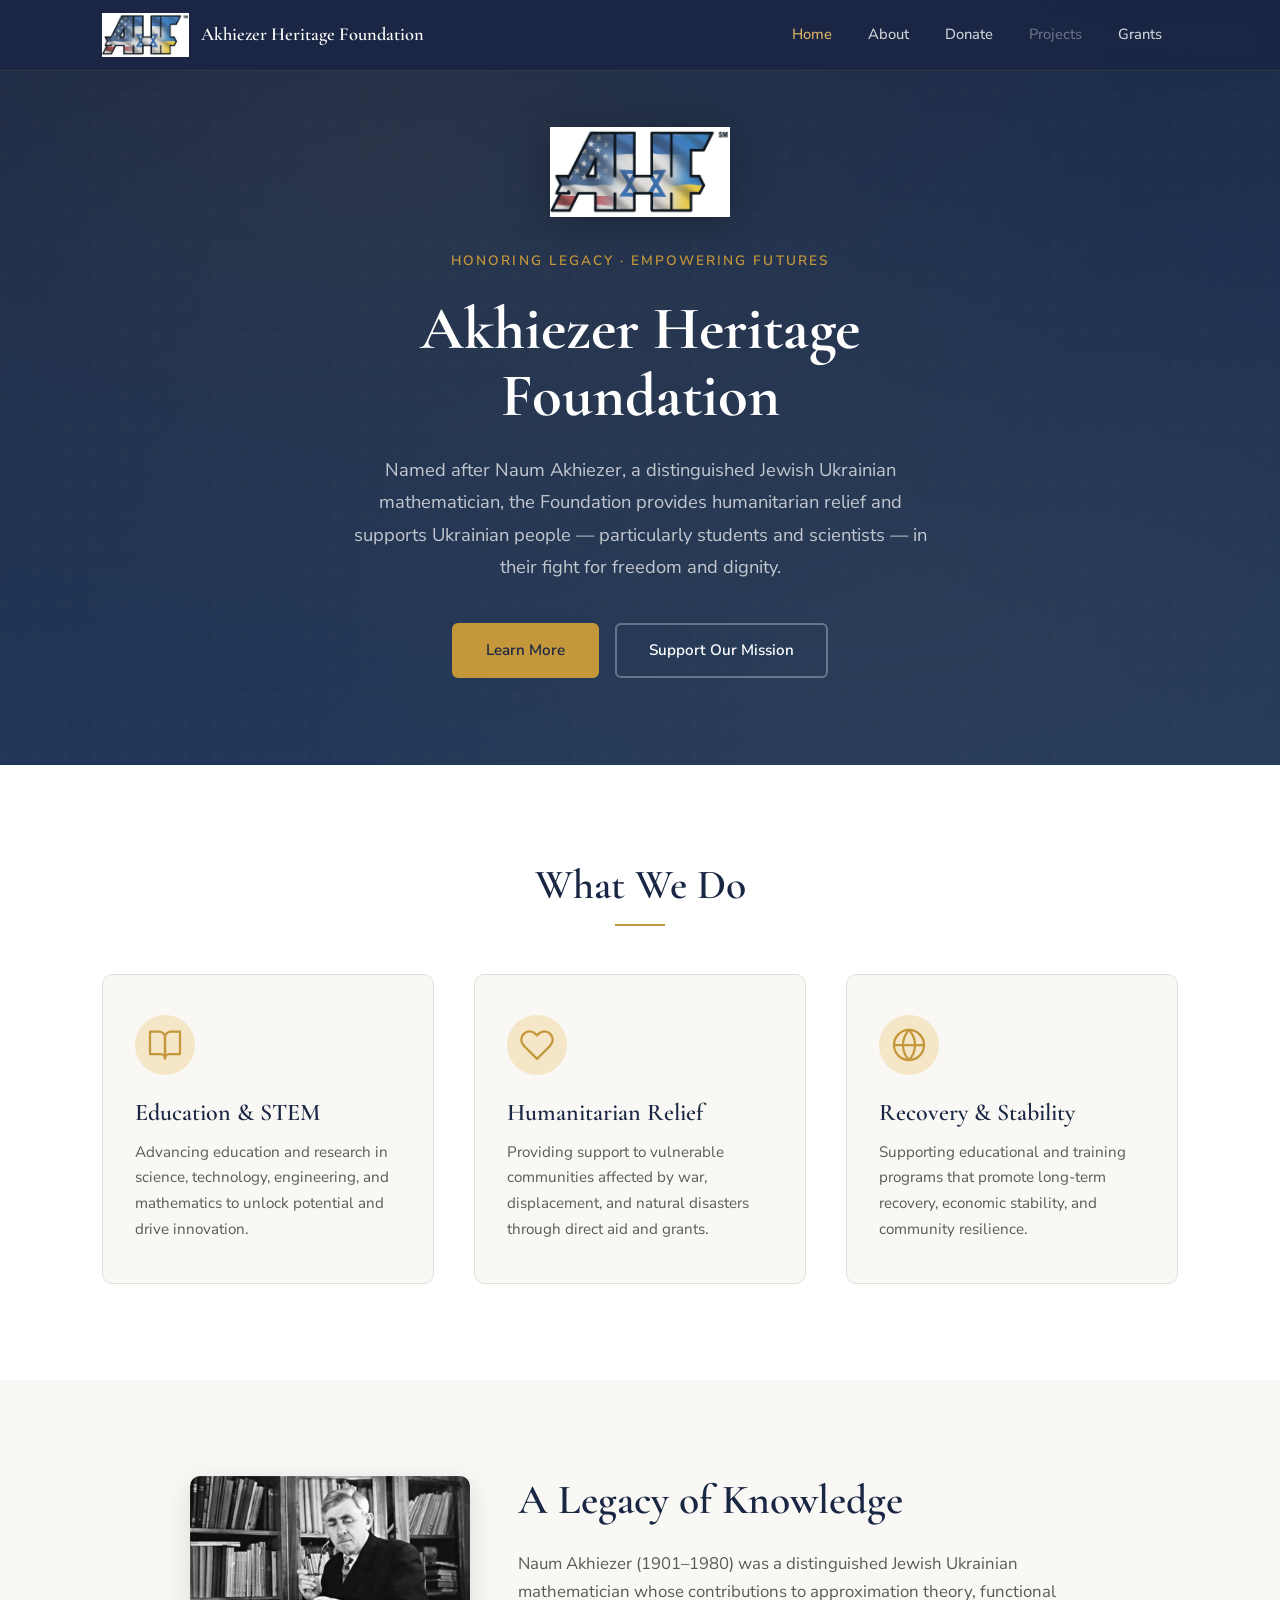
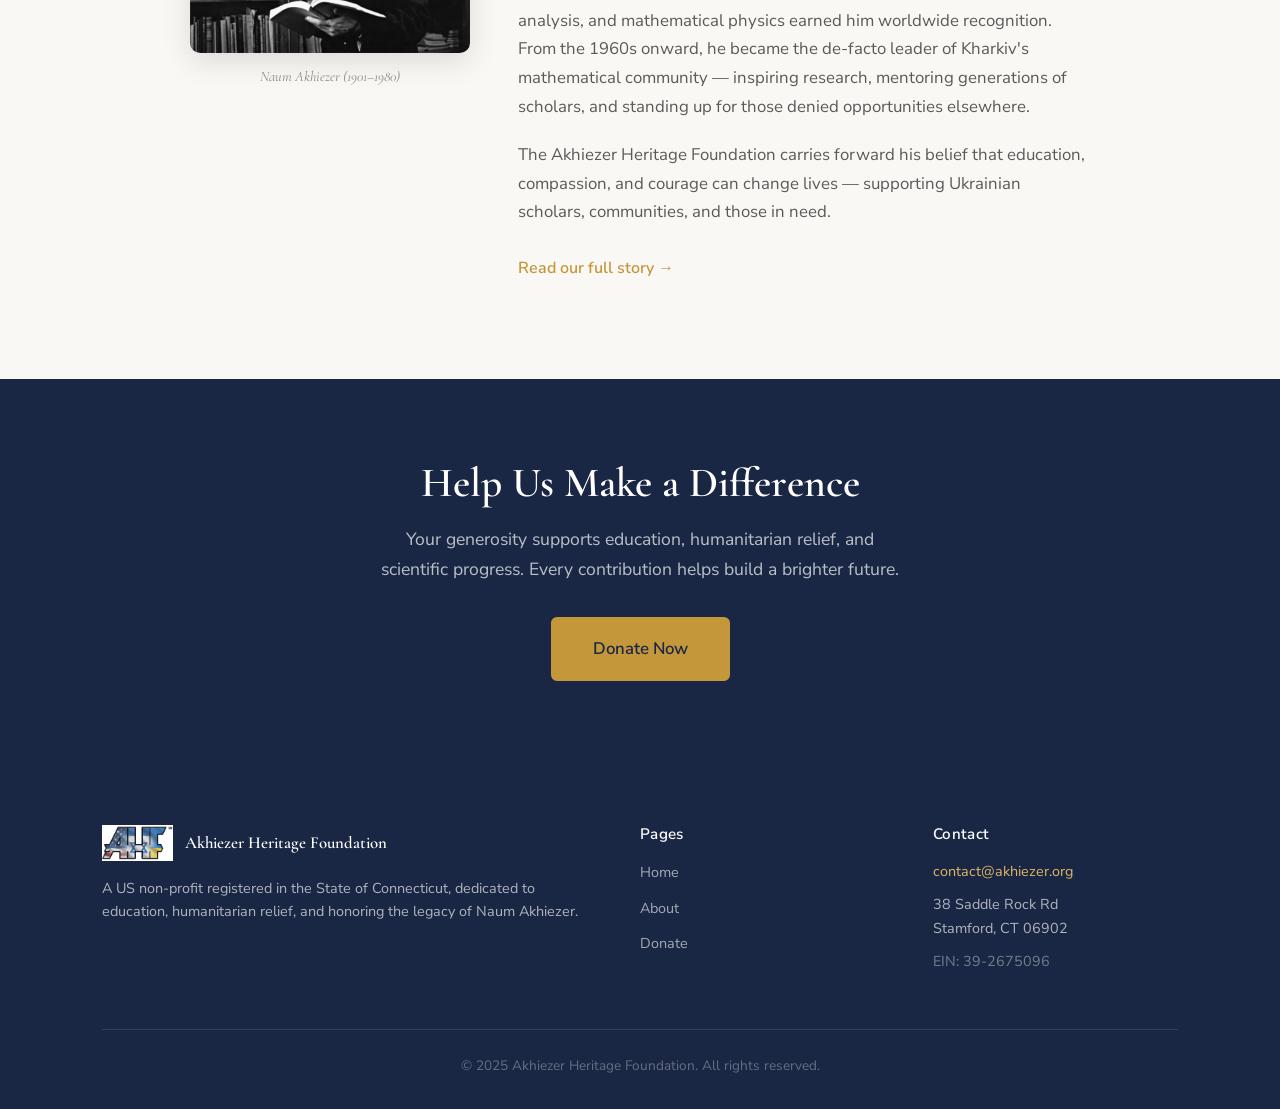
<file: index.html>
<!doctype html>
<html lang="en">
    <head>
        <meta charset="UTF-8" />
        <meta name="viewport" content="width=device-width, initial-scale=1.0" />
        <title>Akhiezer Heritage Foundation</title>
        <link rel="icon" href="favicon.ico" sizes="any" />
    <link rel="icon" type="image/png" sizes="32x32" href="favicon-32x32.png" />
    <link rel="icon" type="image/png" sizes="16x16" href="favicon-16x16.png" />
    <link rel="apple-touch-icon" href="apple-touch-icon.png" />
    <link rel="stylesheet" href="styles.css" />
        <link rel="preconnect" href="https://fonts.googleapis.com" />
        <link rel="preconnect" href="https://fonts.gstatic.com" crossorigin />
        <link
            href="https://fonts.googleapis.com/css2?family=Cormorant+Garamond:ital,wght@0,400;0,500;0,600;0,700;1,400;1,500&family=Nunito+Sans:ital,wght@0,300;0,400;0,500;0,600;0,700;1,400&display=swap"
            rel="stylesheet"
        />
    </head>
    <body>
        <nav class="navbar">
            <div class="nav-container">
                <a href="index.html" class="nav-logo">
                    <img src="images/AHF_logo.jpeg" alt="AHF Logo" class="logo-img" />
                    <span class="logo-text">Akhiezer Heritage Foundation</span>
                </a>
                <button class="nav-toggle" aria-label="Toggle navigation">
                    <span></span><span></span><span></span>
                </button>
                <ul class="nav-links">
                    <li><a href="index.html" class="active">Home</a></li>
                    <li><a href="about.html">About</a></li>
                    <li><a href="donate.html">Donate</a></li>
                    <li><a href="#" class="coming-soon">Projects</a></li>
                    <li><a href="grants.html">Grants</a></li>
                </ul>
            </div>
        </nav>

        <header class="hero">
            <div class="hero-bg"></div>
            <div class="hero-content">
                <img
                    src="images/AHF_logo.jpeg"
                    alt="Akhiezer Heritage Foundation"
                    class="hero-logo"
                />
                <p class="hero-tagline">Honoring Legacy · Empowering Futures</p>
                <h1>Akhiezer Heritage<br />Foundation</h1>
                <p class="hero-description">
                    Named after Naum Akhiezer, a distinguished Jewish Ukrainian
                    mathematician, the Foundation provides humanitarian relief and
                    supports Ukrainian people — particularly students and scientists — in
                    their fight for freedom and dignity.
                </p>
                <div class="hero-actions">
                    <a href="about.html" class="btn btn-primary">Learn More</a>
                    <a href="donate.html" class="btn btn-secondary"
                        >Support Our Mission</a
                    >
                </div>
            </div>
        </header>

        <section class="pillars">
            <div class="container">
                <h2 class="section-title">What We Do</h2>
                <div class="pillars-grid">
                    <div class="pillar-card">
                        <div class="pillar-icon">
                            <svg
                                width="36"
                                height="36"
                                viewBox="0 0 24 24"
                                fill="none"
                                stroke="currentColor"
                                stroke-width="1.5"
                                stroke-linecap="round"
                                stroke-linejoin="round"
                            >
                                <path d="M2 3h6a4 4 0 0 1 4 4v14a3 3 0 0 0-3-3H2z" />
                                <path d="M22 3h-6a4 4 0 0 0-4 4v14a3 3 0 0 1 3-3h7z" />
                            </svg>
                        </div>
                        <h3>Education & STEM</h3>
                        <p>
                            Advancing education and research in science, technology,
                            engineering, and mathematics to unlock potential and drive
                            innovation.
                        </p>
                    </div>
                    <div class="pillar-card">
                        <div class="pillar-icon">
                            <svg
                                width="36"
                                height="36"
                                viewBox="0 0 24 24"
                                fill="none"
                                stroke="currentColor"
                                stroke-width="1.5"
                                stroke-linecap="round"
                                stroke-linejoin="round"
                            >
                                <path
                                    d="M20.84 4.61a5.5 5.5 0 0 0-7.78 0L12 5.67l-1.06-1.06a5.5 5.5 0 0 0-7.78 7.78l1.06 1.06L12 21.23l7.78-7.78 1.06-1.06a5.5 5.5 0 0 0 0-7.78z"
                                />
                            </svg>
                        </div>
                        <h3>Humanitarian Relief</h3>
                        <p>
                            Providing support to vulnerable communities affected by war,
                            displacement, and natural disasters through direct aid and
                            grants.
                        </p>
                    </div>
                    <div class="pillar-card">
                        <div class="pillar-icon">
                            <svg
                                width="36"
                                height="36"
                                viewBox="0 0 24 24"
                                fill="none"
                                stroke="currentColor"
                                stroke-width="1.5"
                                stroke-linecap="round"
                                stroke-linejoin="round"
                            >
                                <circle cx="12" cy="12" r="10" />
                                <path
                                    d="M12 2a14.5 14.5 0 0 0 0 20 14.5 14.5 0 0 0 0-20"
                                />
                                <path d="M2 12h20" />
                            </svg>
                        </div>
                        <h3>Recovery & Stability</h3>
                        <p>
                            Supporting educational and training programs that promote
                            long-term recovery, economic stability, and community
                            resilience.
                        </p>
                    </div>
                </div>
            </div>
        </section>

        <section class="legacy">
            <div class="container">
                <div class="legacy-content">
                    <div class="legacy-photo">
                        <img
                            src="images/akhiezer.jpg"
                            alt="Naum Akhiezer reading a book in his study"
                        />
                        <p class="photo-caption">Naum Akhiezer (1901–1980)</p>
                    </div>
                    <div class="legacy-text">
                        <h2>A Legacy of Knowledge</h2>
                        <p>
                            Naum Akhiezer (1901–1980) was a distinguished Jewish Ukrainian
                            mathematician whose contributions to approximation theory,
                            functional analysis, and mathematical physics earned him
                            worldwide recognition. From the 1960s onward, he became the
                            de-facto leader of Kharkiv's mathematical community —
                            inspiring research, mentoring generations of scholars, and
                            standing up for those denied opportunities elsewhere.
                        </p>
                        <p>
                            The Akhiezer Heritage Foundation carries forward his belief
                            that education, compassion, and courage can change lives —
                            supporting Ukrainian scholars, communities, and those in need.
                        </p>
                        <a href="about.html" class="text-link"
                            >Read our full story &rarr;</a
                        >
                    </div>
                </div>
            </div>
        </section>

        <section class="cta">
            <div class="container">
                <div class="cta-content">
                    <h2>Help Us Make a Difference</h2>
                    <p>
                        Your generosity supports education, humanitarian relief, and
                        scientific progress. Every contribution helps build a brighter
                        future.
                    </p>
                    <a href="donate.html" class="btn btn-primary btn-large">Donate Now</a>
                </div>
            </div>
        </section>

        <footer class="footer">
            <div class="container">
                <div class="footer-grid">
                    <div class="footer-about">
                        <div class="footer-logo">
                            <img
                                src="images/AHF_logo.jpeg"
                                alt="AHF Logo"
                                class="footer-logo-img"
                            />
                            <span>Akhiezer Heritage Foundation</span>
                        </div>
                        <p>
                            A US non-profit registered in the State of Connecticut,
                            dedicated to education, humanitarian relief, and honoring the
                            legacy of Naum Akhiezer.
                        </p>
                    </div>
                    <div class="footer-links">
                        <h4>Pages</h4>
                        <ul>
                            <li><a href="index.html">Home</a></li>
                            <li><a href="about.html">About</a></li>
                            <li><a href="donate.html">Donate</a></li>
                        </ul>
                    </div>
                    <div class="footer-contact">
                        <h4>Contact</h4>
                        <p>
                            <a href="mailto:contact@akhiezer.org">contact@akhiezer.org</a>
                        </p>
                        <p>38 Saddle Rock Rd<br />Stamford, CT 06902</p>
                        <p class="ein">EIN: 39-2675096</p>
                    </div>
                </div>
                <div class="footer-bottom">
                    <p>&copy; 2025 Akhiezer Heritage Foundation. All rights reserved.</p>
                </div>
            </div>
        </footer>

        <script src="main.js"></script>
    </body>
</html>
</file>
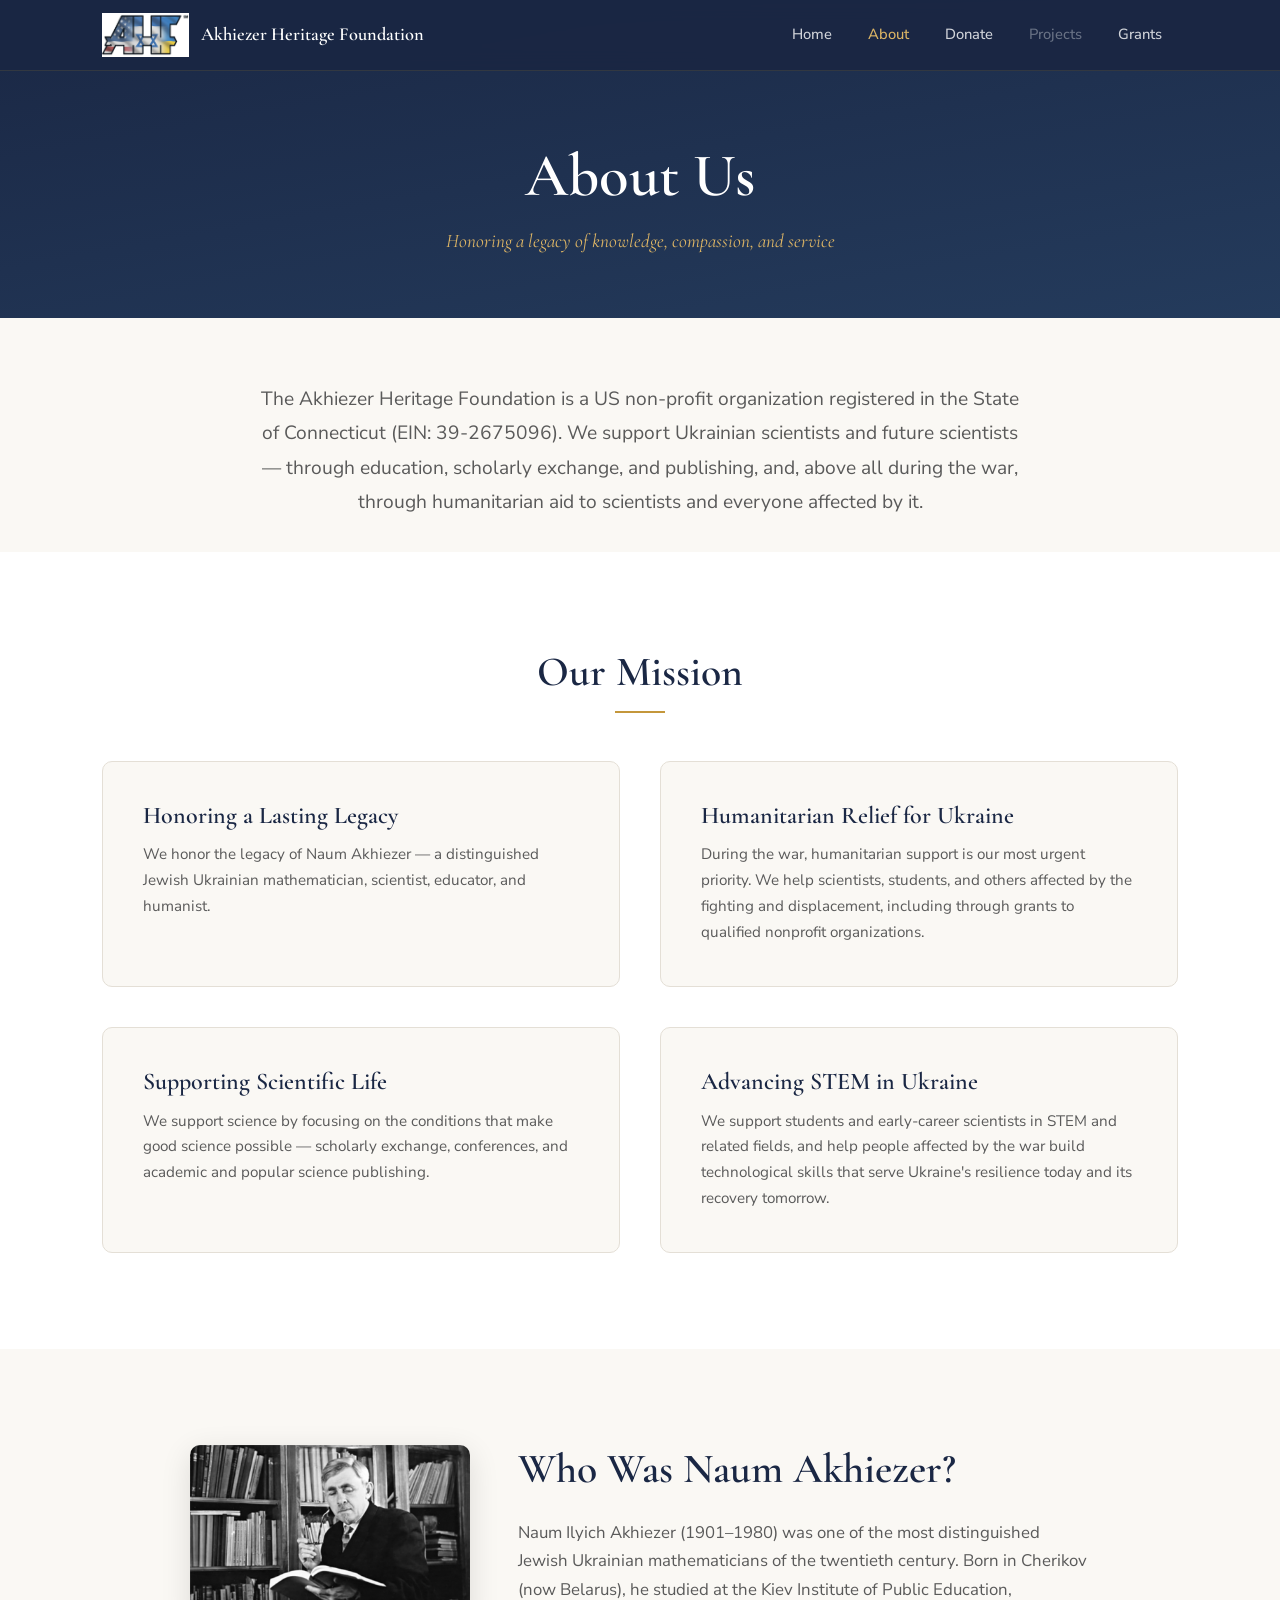
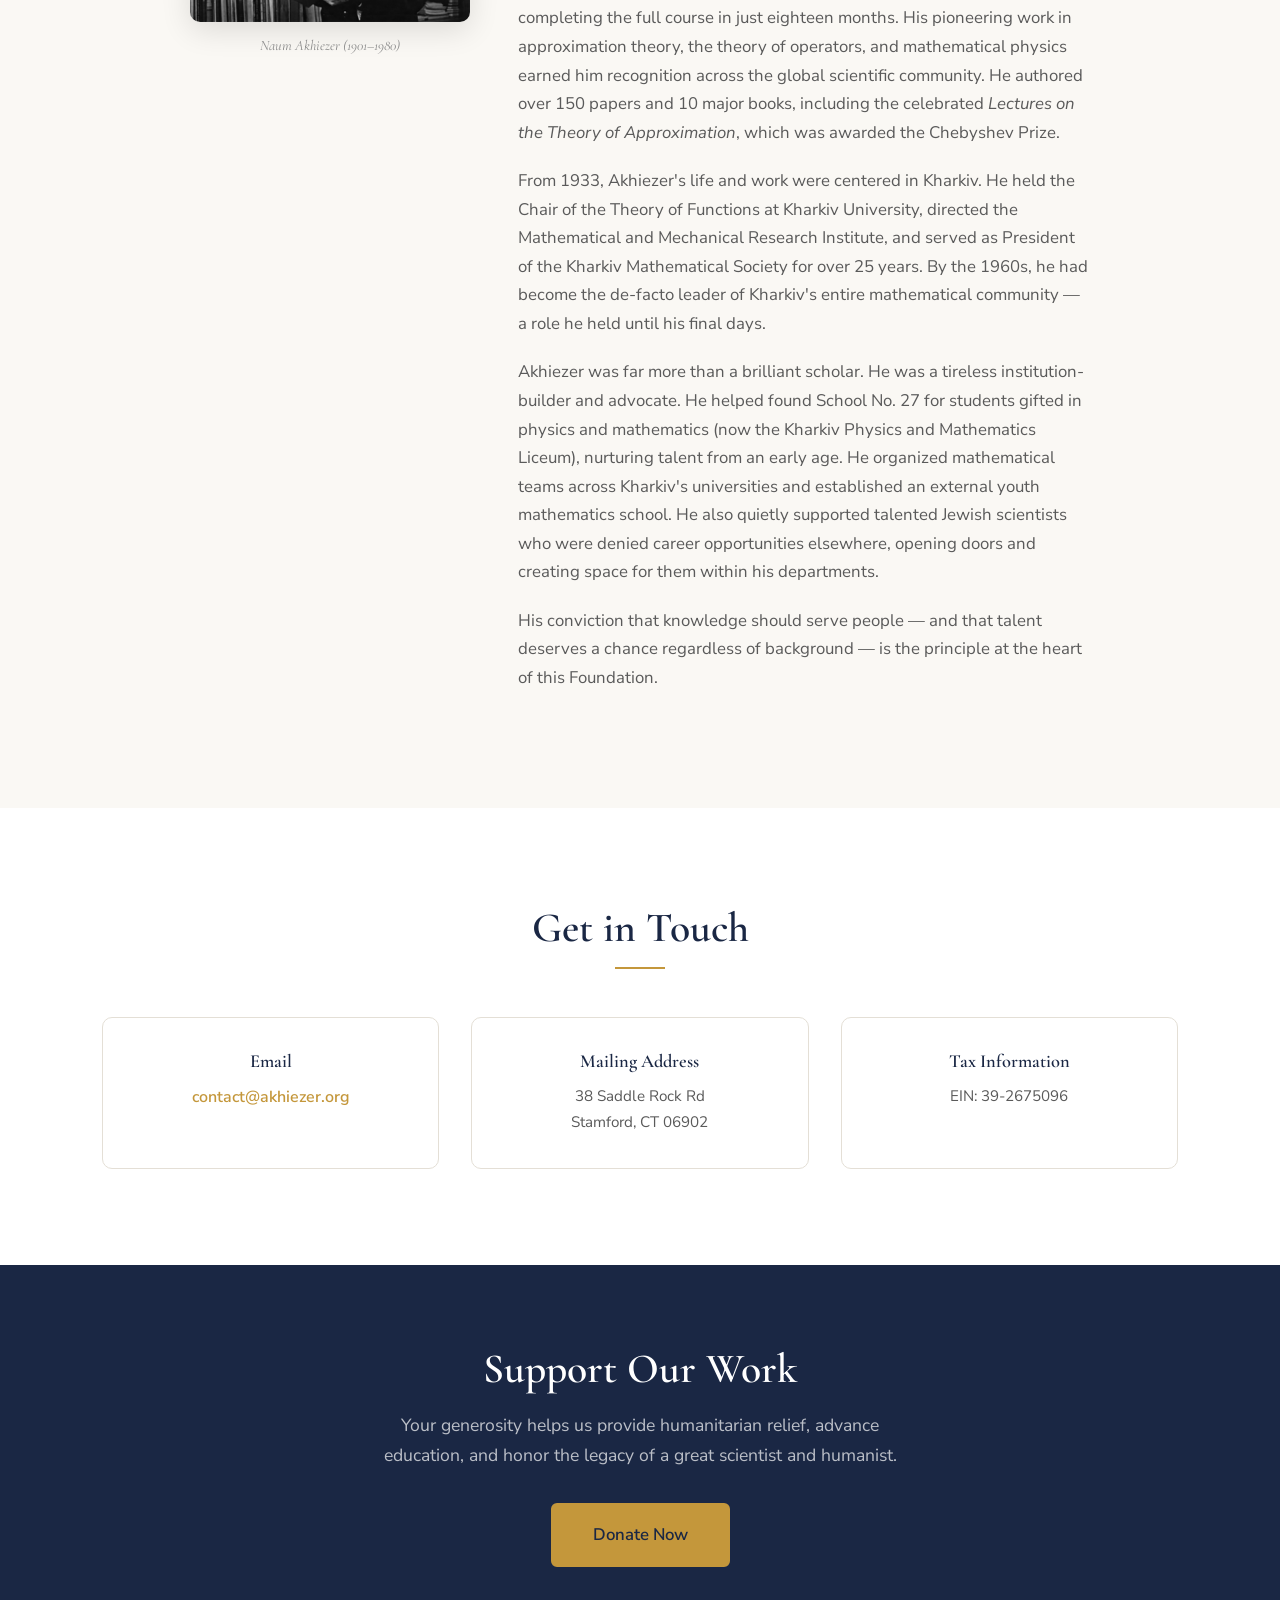
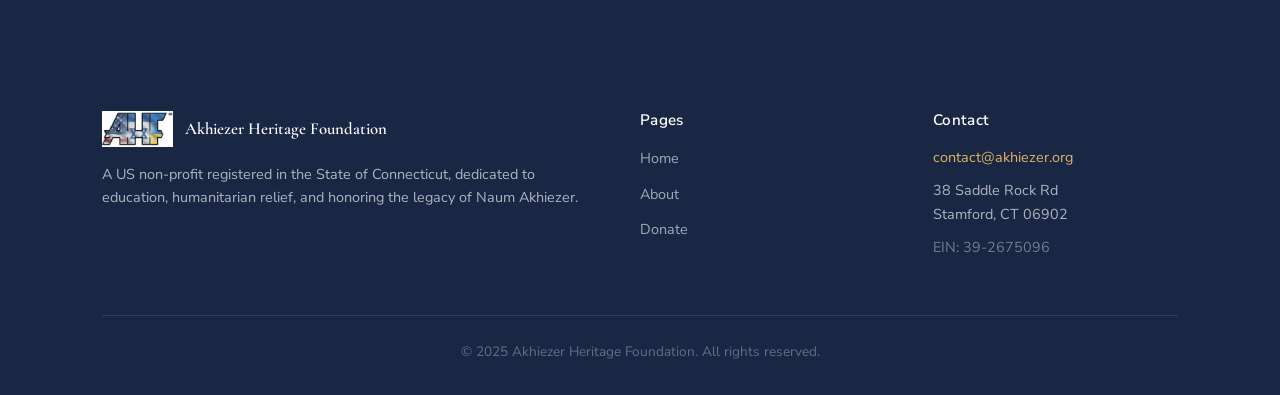
<file: about.html>
<!doctype html>
<html lang="en">
    <head>
        <meta charset="UTF-8" />
        <meta name="viewport" content="width=device-width, initial-scale=1.0" />
        <title>About — Akhiezer Heritage Foundation</title>
        <link rel="icon" href="favicon.ico" sizes="any" />
    <link rel="icon" type="image/png" sizes="32x32" href="favicon-32x32.png" />
    <link rel="icon" type="image/png" sizes="16x16" href="favicon-16x16.png" />
    <link rel="apple-touch-icon" href="apple-touch-icon.png" />
    <link rel="stylesheet" href="styles.css" />
        <link rel="preconnect" href="https://fonts.googleapis.com" />
        <link rel="preconnect" href="https://fonts.gstatic.com" crossorigin />
        <link
            href="https://fonts.googleapis.com/css2?family=Cormorant+Garamond:ital,wght@0,400;0,500;0,600;0,700;1,400;1,500&family=Nunito+Sans:ital,wght@0,300;0,400;0,500;0,600;0,700;1,400&display=swap"
            rel="stylesheet"
        />
    </head>
    <body>
        <nav class="navbar">
            <div class="nav-container">
                <a href="index.html" class="nav-logo">
                    <img src="images/AHF_logo.jpeg" alt="AHF Logo" class="logo-img" />
                    <span class="logo-text">Akhiezer Heritage Foundation</span>
                </a>
                <button class="nav-toggle" aria-label="Toggle navigation">
                    <span></span><span></span><span></span>
                </button>
                <ul class="nav-links">
                    <li><a href="index.html">Home</a></li>
                    <li><a href="about.html" class="active">About</a></li>
                    <li><a href="donate.html">Donate</a></li>
                    <li><a href="#" class="coming-soon">Projects</a></li>
                    <li><a href="grants.html">Grants</a></li>
                </ul>
            </div>
        </nav>

        <header class="page-header">
            <div class="container">
                <h1>About Us</h1>
                <p class="page-subtitle">
                    Honoring a legacy of knowledge, compassion, and service
                </p>
            </div>
        </header>

        <section class="about-intro">
            <div class="container">
                <div class="about-lead">
                    <p class="lead-text">
                        The Akhiezer Heritage Foundation is a US non-profit organization
                        registered in the State of Connecticut (EIN: 39-2675096). We
                        support Ukrainian scientists and future scientists — through
                        education, scholarly exchange, and publishing, and, above all
                        during the war, through humanitarian aid to scientists and
                        everyone affected by it.
                    </p>
                </div>
            </div>
        </section>

        <section class="about-mission">
            <div class="container">
                <h2 class="section-title">Our Mission</h2>
                <div class="mission-grid">
                    <div class="mission-item">
                        <h3>Honoring a Lasting Legacy</h3>
                        <p>
                            We honor the legacy of Naum Akhiezer — a distinguished
                            Jewish Ukrainian mathematician, scientist, educator, and
                            humanist.
                        </p>
                    </div>
                    <div class="mission-item">
                        <h3>Humanitarian Relief for Ukraine</h3>
                        <p>
                            During the war, humanitarian support is our most urgent
                            priority. We help scientists, students, and others affected
                            by the fighting and displacement, including through grants to
                            qualified nonprofit organizations.
                        </p>
                    </div>
                    <div class="mission-item">
                        <h3>Supporting Scientific Life</h3>
                        <p>
                            We support science by focusing on the conditions that make
                            good science possible — scholarly exchange, conferences, and
                            academic and popular science publishing.
                        </p>
                    </div>
                    <div class="mission-item">
                        <h3>Advancing STEM in Ukraine</h3>
                        <p>
                            We support students and early-career scientists in STEM and
                            related fields, and help people affected by the war build
                            technological skills that serve Ukraine's resilience today
                            and its recovery tomorrow.
                        </p>
                    </div>
                </div>
            </div>
        </section>

        <section class="about-naum">
            <div class="container">
                <div class="naum-layout">
                    <div class="naum-photo">
                        <img
                            src="images/akhiezer.jpg"
                            alt="Naum Akhiezer reading a book in his study"
                        />
                        <p class="photo-caption">Naum Akhiezer (1901–1980)</p>
                    </div>
                    <div class="naum-content">
                        <h2>Who Was Naum Akhiezer?</h2>
                        <p>
                            Naum Ilyich Akhiezer (1901–1980) was one of the most
                            distinguished Jewish Ukrainian mathematicians of the twentieth
                            century. Born in Cherikov (now Belarus), he studied at the
                            Kiev Institute of Public Education, completing the full course
                            in just eighteen months. His pioneering work in approximation
                            theory, the theory of operators, and mathematical physics
                            earned him recognition across the global scientific community.
                            He authored over 150 papers and 10 major books, including the
                            celebrated <em>Lectures on the Theory of Approximation</em>,
                            which was awarded the Chebyshev Prize.
                        </p>
                        <p>
                            From 1933, Akhiezer's life and work were centered in Kharkiv.
                            He held the Chair of the Theory of Functions at Kharkiv
                            University, directed the Mathematical and Mechanical Research
                            Institute, and served as President of the Kharkiv Mathematical
                            Society for over 25 years. By the 1960s, he had become the
                            de-facto leader of Kharkiv's entire mathematical community — a
                            role he held until his final days.
                        </p>
                        <p>
                            Akhiezer was far more than a brilliant scholar. He was a
                            tireless institution-builder and advocate. He helped found
                            School No. 27 for students gifted in physics and mathematics
                            (now the Kharkiv Physics and Mathematics Liceum), nurturing
                            talent from an early age. He organized mathematical teams
                            across Kharkiv's universities and established an external
                            youth mathematics school. He also quietly supported talented
                            Jewish scientists who were denied career opportunities
                            elsewhere, opening doors and creating space for them within
                            his departments.
                        </p>
                        <p>
                            His conviction that knowledge should serve people — and that
                            talent deserves a chance regardless of background — is the
                            principle at the heart of this Foundation.
                        </p>
                    </div>
                </div>
            </div>
        </section>

        <section class="about-contact">
            <div class="container">
                <h2 class="section-title">Get in Touch</h2>
                <div class="contact-grid">
                    <div class="contact-card">
                        <h3>Email</h3>
                        <a href="mailto:contact@akhiezer.org">contact@akhiezer.org</a>
                    </div>
                    <div class="contact-card">
                        <h3>Mailing Address</h3>
                        <p>38 Saddle Rock Rd<br />Stamford, CT 06902</p>
                    </div>
                    <div class="contact-card">
                        <h3>Tax Information</h3>
                        <p>EIN: 39-2675096</p>
                    </div>
                </div>
            </div>
        </section>

        <section class="cta">
            <div class="container">
                <div class="cta-content">
                    <h2>Support Our Work</h2>
                    <p>
                        Your generosity helps us provide humanitarian relief, advance
                        education, and honor the legacy of a great scientist and humanist.
                    </p>
                    <a href="donate.html" class="btn btn-primary btn-large">Donate Now</a>
                </div>
            </div>
        </section>

        <footer class="footer">
            <div class="container">
                <div class="footer-grid">
                    <div class="footer-about">
                        <div class="footer-logo">
                            <img
                                src="images/AHF_logo.jpeg"
                                alt="AHF Logo"
                                class="footer-logo-img"
                            />
                            <span>Akhiezer Heritage Foundation</span>
                        </div>
                        <p>
                            A US non-profit registered in the State of Connecticut,
                            dedicated to education, humanitarian relief, and honoring the
                            legacy of Naum Akhiezer.
                        </p>
                    </div>
                    <div class="footer-links">
                        <h4>Pages</h4>
                        <ul>
                            <li><a href="index.html">Home</a></li>
                            <li><a href="about.html">About</a></li>
                            <li><a href="donate.html">Donate</a></li>
                        </ul>
                    </div>
                    <div class="footer-contact">
                        <h4>Contact</h4>
                        <p>
                            <a href="mailto:contact@akhiezer.org">contact@akhiezer.org</a>
                        </p>
                        <p>38 Saddle Rock Rd<br />Stamford, CT 06902</p>
                        <p class="ein">EIN: 39-2675096</p>
                    </div>
                </div>
                <div class="footer-bottom">
                    <p>&copy; 2025 Akhiezer Heritage Foundation. All rights reserved.</p>
                </div>
            </div>
        </footer>

        <script src="main.js"></script>
    </body>
</html>
</file>
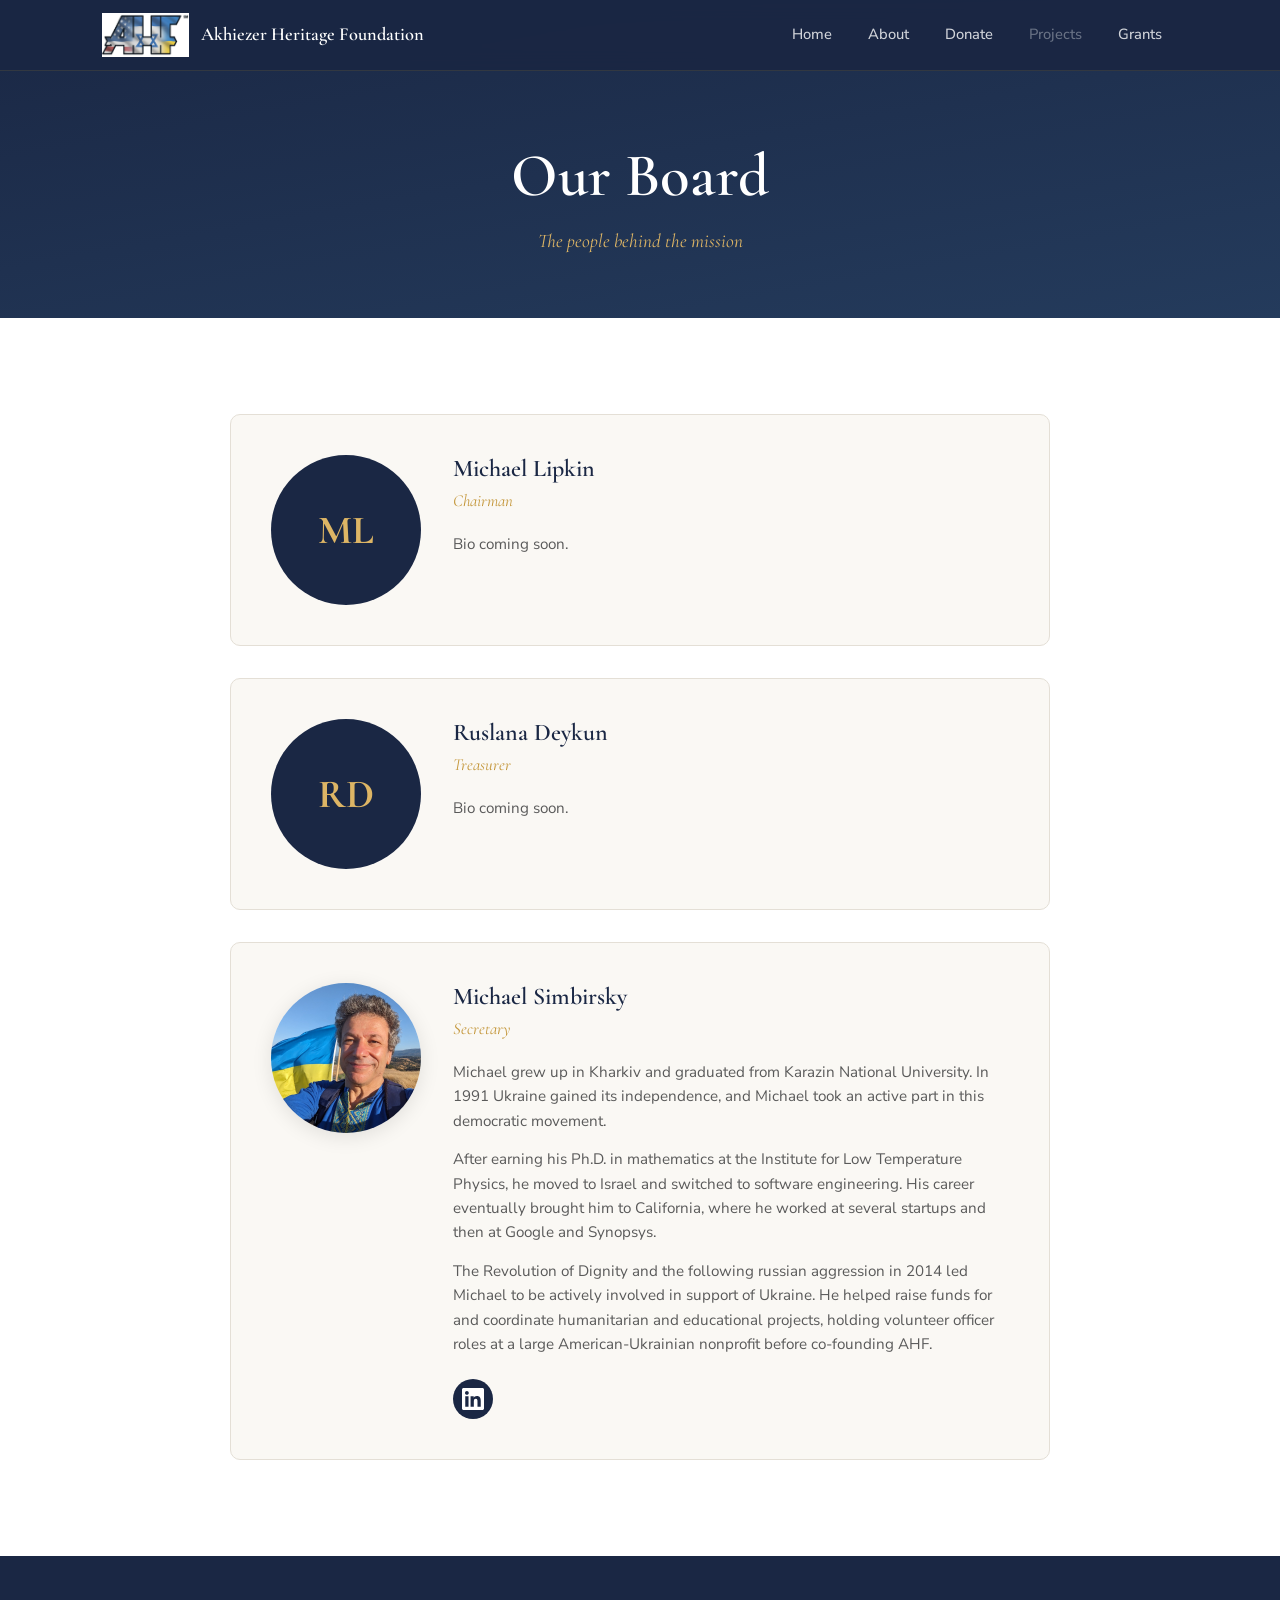
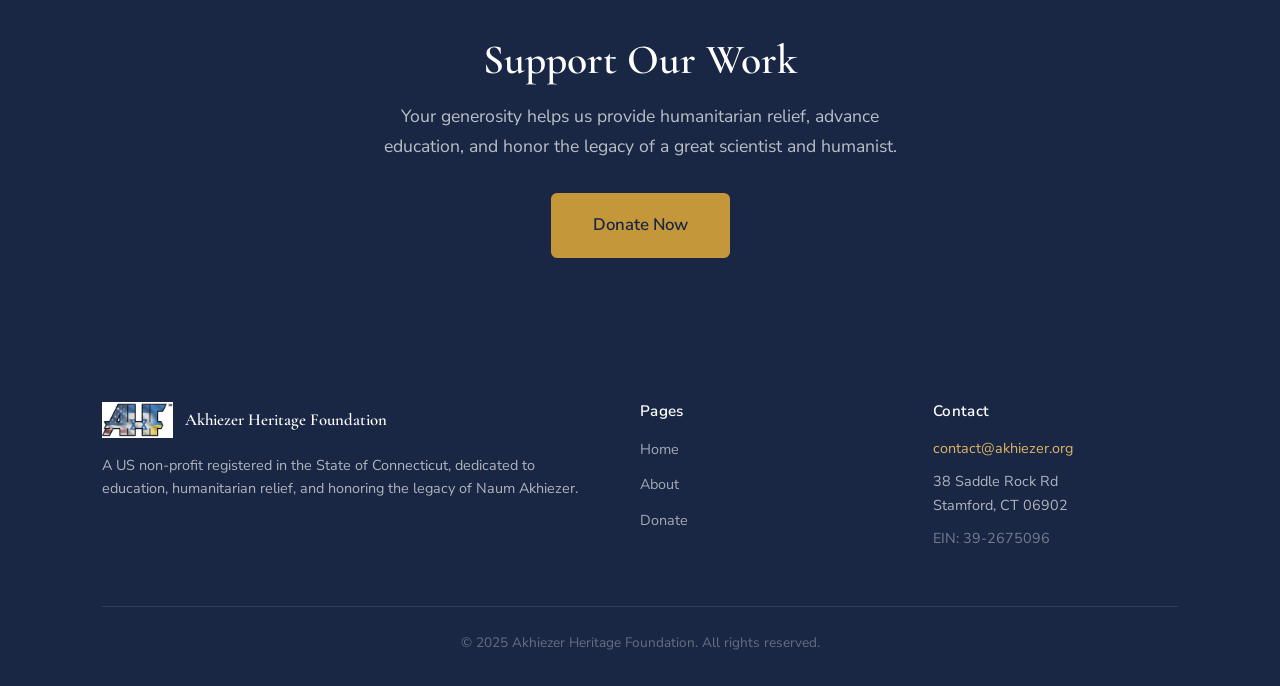
<file: board.html>
<!doctype html>
<html lang="en">
    <head>
        <meta charset="UTF-8" />
        <meta name="viewport" content="width=device-width, initial-scale=1.0" />
        <title>Our Board — Akhiezer Heritage Foundation</title>
        <link rel="icon" href="favicon.ico" sizes="any" />
    <link rel="icon" type="image/png" sizes="32x32" href="favicon-32x32.png" />
    <link rel="icon" type="image/png" sizes="16x16" href="favicon-16x16.png" />
    <link rel="apple-touch-icon" href="apple-touch-icon.png" />
    <link rel="stylesheet" href="styles.css" />
        <link rel="preconnect" href="https://fonts.googleapis.com" />
        <link rel="preconnect" href="https://fonts.gstatic.com" crossorigin />
        <link
            href="https://fonts.googleapis.com/css2?family=Cormorant+Garamond:ital,wght@0,400;0,500;0,600;0,700;1,400;1,500&family=Nunito+Sans:ital,wght@0,300;0,400;0,500;0,600;0,700;1,400&display=swap"
            rel="stylesheet"
        />
    </head>
    <body>
        <nav class="navbar">
            <div class="nav-container">
                <a href="index.html" class="nav-logo">
                    <img src="images/AHF_logo.jpeg" alt="AHF Logo" class="logo-img" />
                    <span class="logo-text">Akhiezer Heritage Foundation</span>
                </a>
                <button class="nav-toggle" aria-label="Toggle navigation">
                    <span></span><span></span><span></span>
                </button>
                <ul class="nav-links">
                    <li><a href="index.html">Home</a></li>
                    <li><a href="about.html">About</a></li>
                    <li><a href="donate.html">Donate</a></li>
                    <li><a href="#" class="coming-soon">Projects</a></li>
                    <li><a href="grants.html">Grants</a></li>
                </ul>
            </div>
        </nav>

        <header class="page-header">
            <div class="container">
                <h1>Our Board</h1>
                <p class="page-subtitle">The people behind the mission</p>
            </div>
        </header>

        <section class="board-section">
            <div class="container">
                <div class="board-list">
                    <div class="board-card">
                        <div class="board-photo-col">
                            <div class="board-photo-placeholder">ML</div>
                        </div>
                        <div class="board-body">
                            <h3>Michael Lipkin</h3>
                            <p class="board-role">Chairman</p>
                            <p class="board-bio">Bio coming soon.</p>
                        </div>
                    </div>
                    <div class="board-card">
                        <div class="board-photo-col">
                            <div class="board-photo-placeholder">RD</div>
                        </div>
                        <div class="board-body">
                            <h3>Ruslana Deykun</h3>
                            <p class="board-role">Treasurer</p>
                            <p class="board-bio">Bio coming soon.</p>
                        </div>
                    </div>
                    <div class="board-card">
                        <div class="board-photo-col">
                            <img
                                src="images/michael-simbirsky.jpg"
                                alt="Michael Simbirsky"
                                class="board-photo"
                            />
                        </div>
                        <div class="board-body">
                            <h3>Michael Simbirsky</h3>
                            <p class="board-role">Secretary</p>
                            <p class="board-bio">
                                Michael grew up in Kharkiv and graduated from Karazin
                                National University. In 1991 Ukraine gained its
                                independence, and Michael took an active part in this
                                democratic movement.
                            </p>
                            <p class="board-bio">
                                After earning his Ph.D. in mathematics at the Institute
                                for Low Temperature Physics, he moved to Israel and
                                switched to software engineering. His career eventually
                                brought him to California, where he worked at several
                                startups and then at Google and Synopsys.
                            </p>
                            <p class="board-bio">
                                The Revolution of Dignity and the following russian
                                aggression in 2014 led Michael to be actively involved in
                                support of Ukraine. He helped raise funds for and
                                coordinate humanitarian and educational projects, holding
                                volunteer officer roles at a large American-Ukrainian
                                nonprofit before co-founding AHF.
                            </p>
                            <a
                                href="https://www.linkedin.com/in/michaelsimbirsky/"
                                class="board-linkedin"
                                target="_blank"
                                rel="noopener"
                                aria-label="Michael Simbirsky on LinkedIn"
                            >
                                <svg
                                    width="22"
                                    height="22"
                                    viewBox="0 0 24 24"
                                    fill="currentColor"
                                >
                                    <path
                                        d="M20.447 20.452h-3.554v-5.569c0-1.328-.027-3.037-1.852-3.037-1.853 0-2.136 1.445-2.136 2.939v5.667H9.351V9h3.414v1.561h.046c.477-.9 1.637-1.85 3.37-1.85 3.601 0 4.267 2.37 4.267 5.455v6.286zM5.337 7.433c-1.144 0-2.063-.926-2.063-2.065 0-1.138.92-2.063 2.063-2.063 1.14 0 2.064.925 2.064 2.063 0 1.139-.925 2.065-2.064 2.065zm1.782 13.019H3.555V9h3.564v11.452zM22.225 0H1.771C.792 0 0 .774 0 1.729v20.542C0 23.227.792 24 1.771 24h20.451C23.2 24 24 23.227 24 22.271V1.729C24 .774 23.2 0 22.225 0h.002z"
                                    />
                                </svg>
                            </a>
                        </div>
                    </div>
                </div>
            </div>
        </section>

        <section class="cta">
            <div class="container">
                <div class="cta-content">
                    <h2>Support Our Work</h2>
                    <p>
                        Your generosity helps us provide humanitarian relief, advance
                        education, and honor the legacy of a great scientist and humanist.
                    </p>
                    <a href="donate.html" class="btn btn-primary btn-large">Donate Now</a>
                </div>
            </div>
        </section>

        <footer class="footer">
            <div class="container">
                <div class="footer-grid">
                    <div class="footer-about">
                        <div class="footer-logo">
                            <img
                                src="images/AHF_logo.jpeg"
                                alt="AHF Logo"
                                class="footer-logo-img"
                            />
                            <span>Akhiezer Heritage Foundation</span>
                        </div>
                        <p>
                            A US non-profit registered in the State of Connecticut,
                            dedicated to education, humanitarian relief, and honoring the
                            legacy of Naum Akhiezer.
                        </p>
                    </div>
                    <div class="footer-links">
                        <h4>Pages</h4>
                        <ul>
                            <li><a href="index.html">Home</a></li>
                            <li><a href="about.html">About</a></li>
                            <li><a href="donate.html">Donate</a></li>
                        </ul>
                    </div>
                    <div class="footer-contact">
                        <h4>Contact</h4>
                        <p>
                            <a href="mailto:contact@akhiezer.org">contact@akhiezer.org</a>
                        </p>
                        <p>38 Saddle Rock Rd<br />Stamford, CT 06902</p>
                        <p class="ein">EIN: 39-2675096</p>
                    </div>
                </div>
                <div class="footer-bottom">
                    <p>&copy; 2025 Akhiezer Heritage Foundation. All rights reserved.</p>
                </div>
            </div>
        </footer>

        <script src="main.js"></script>
    </body>
</html>
</file>
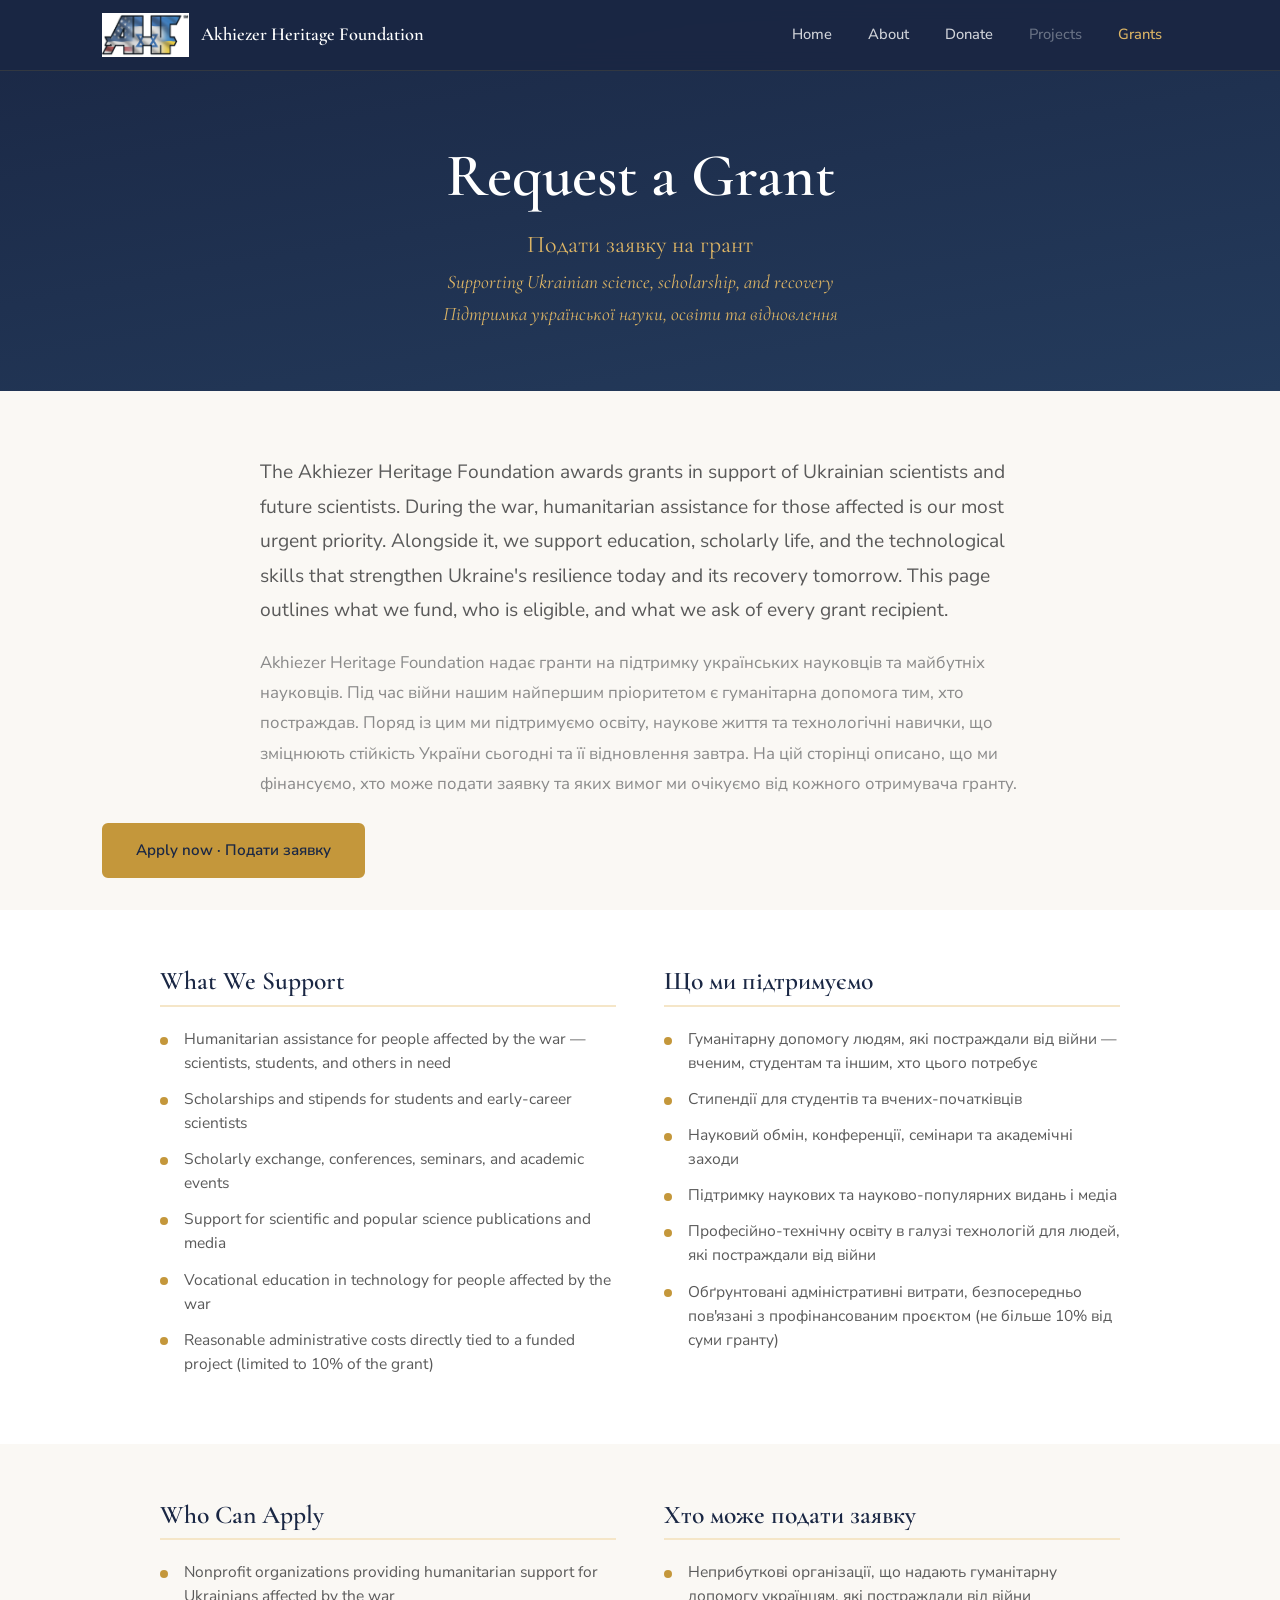
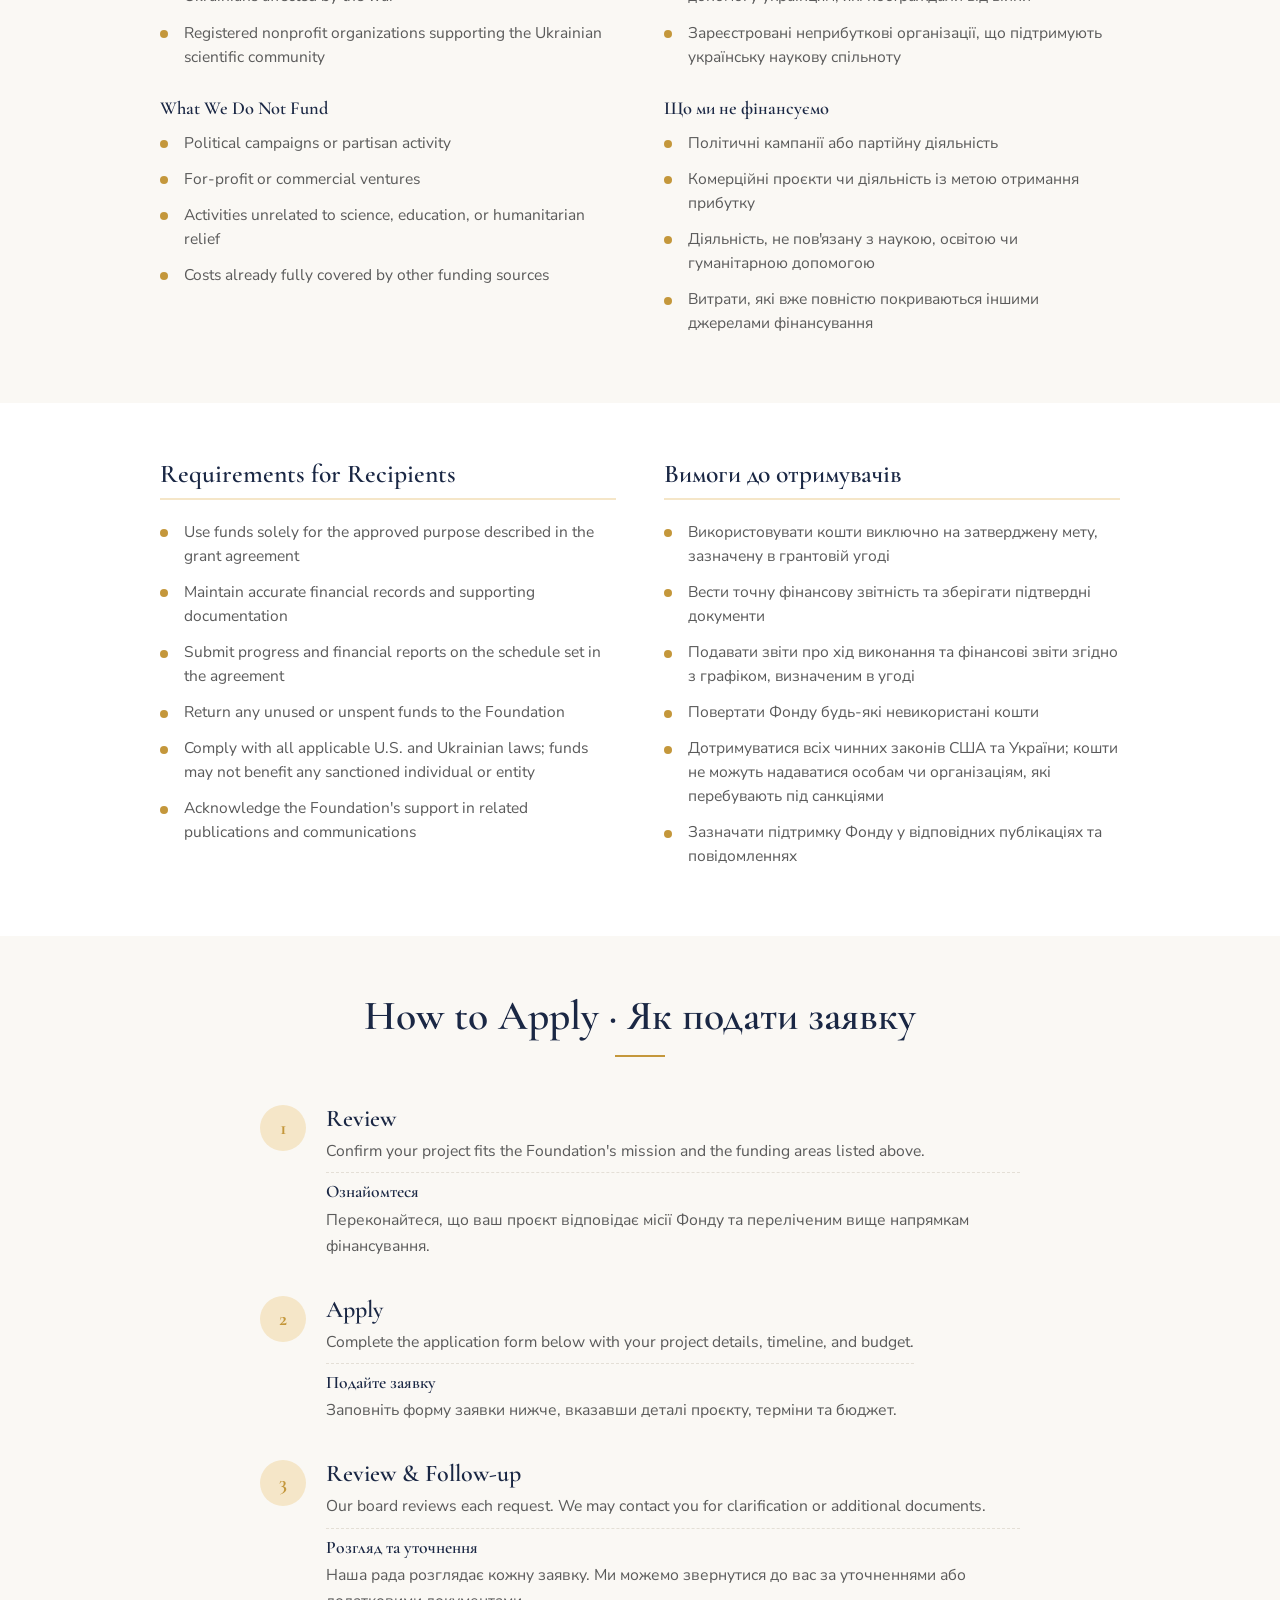
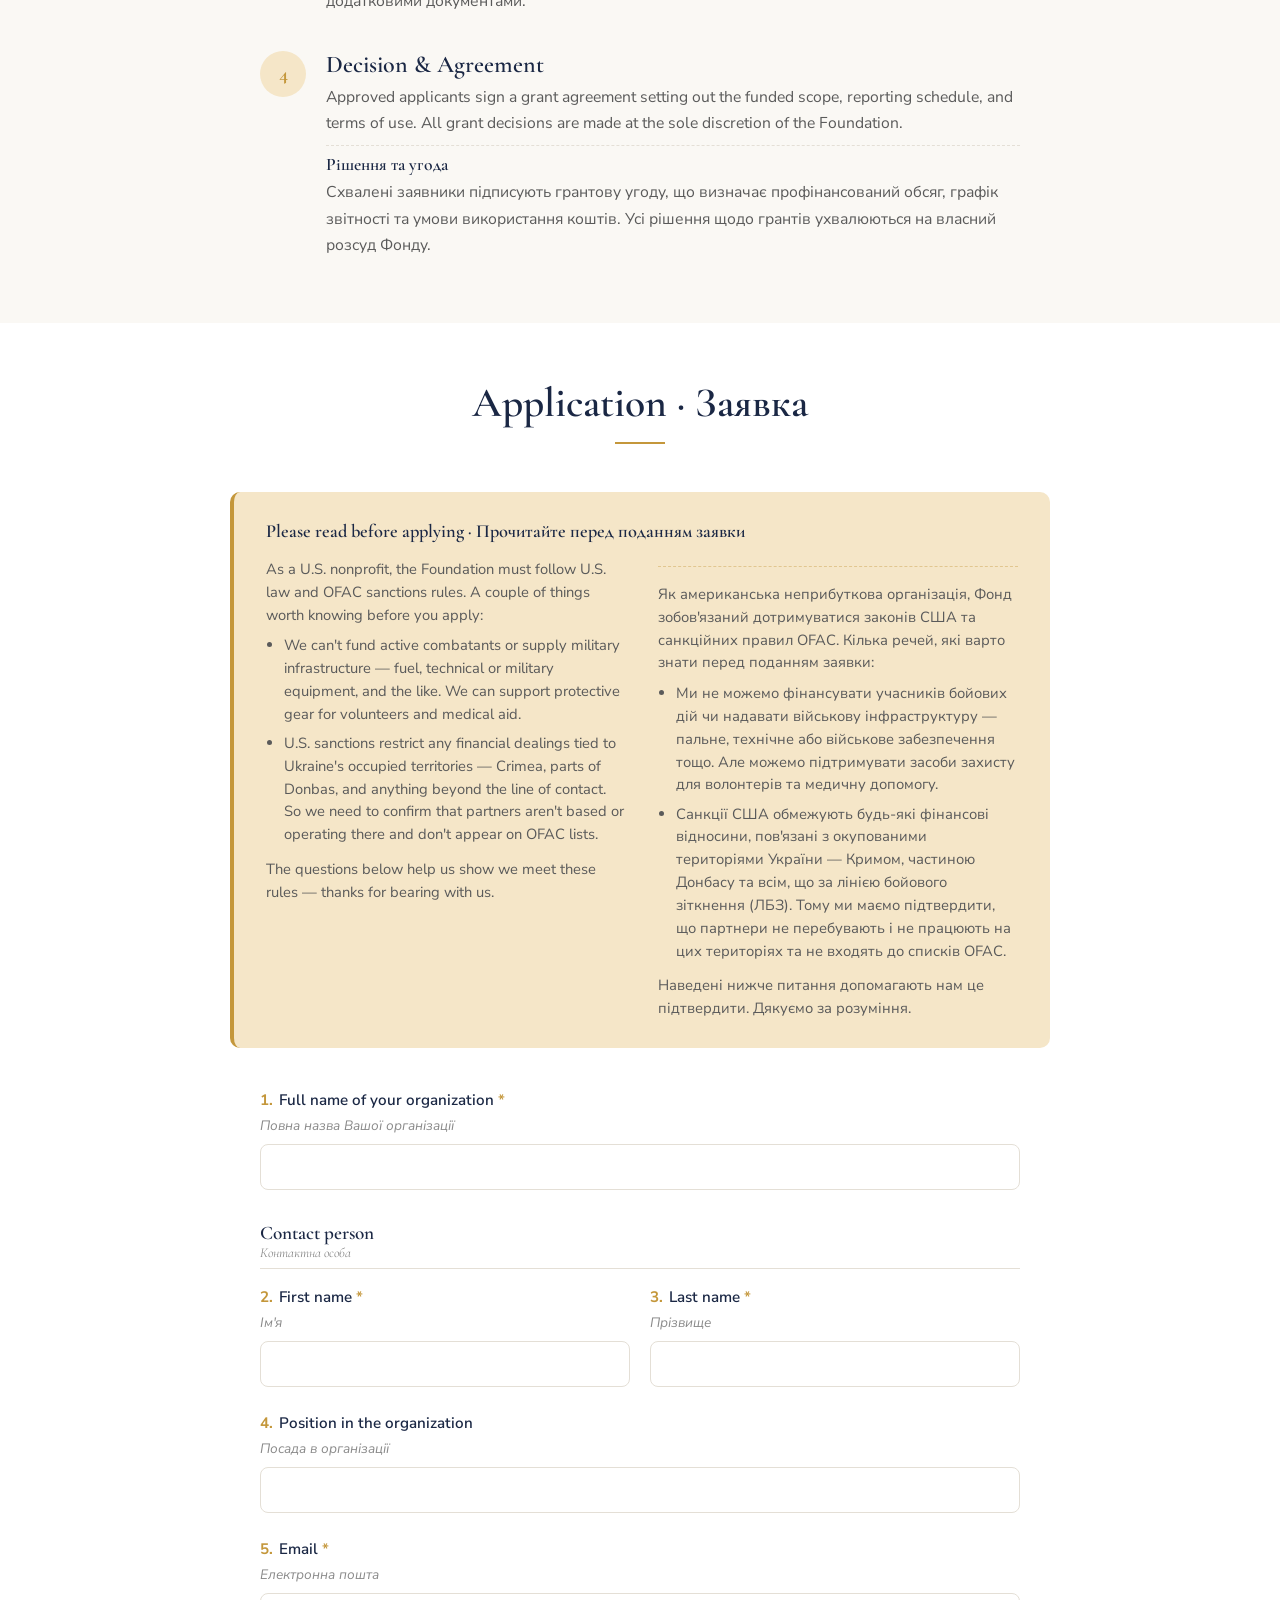
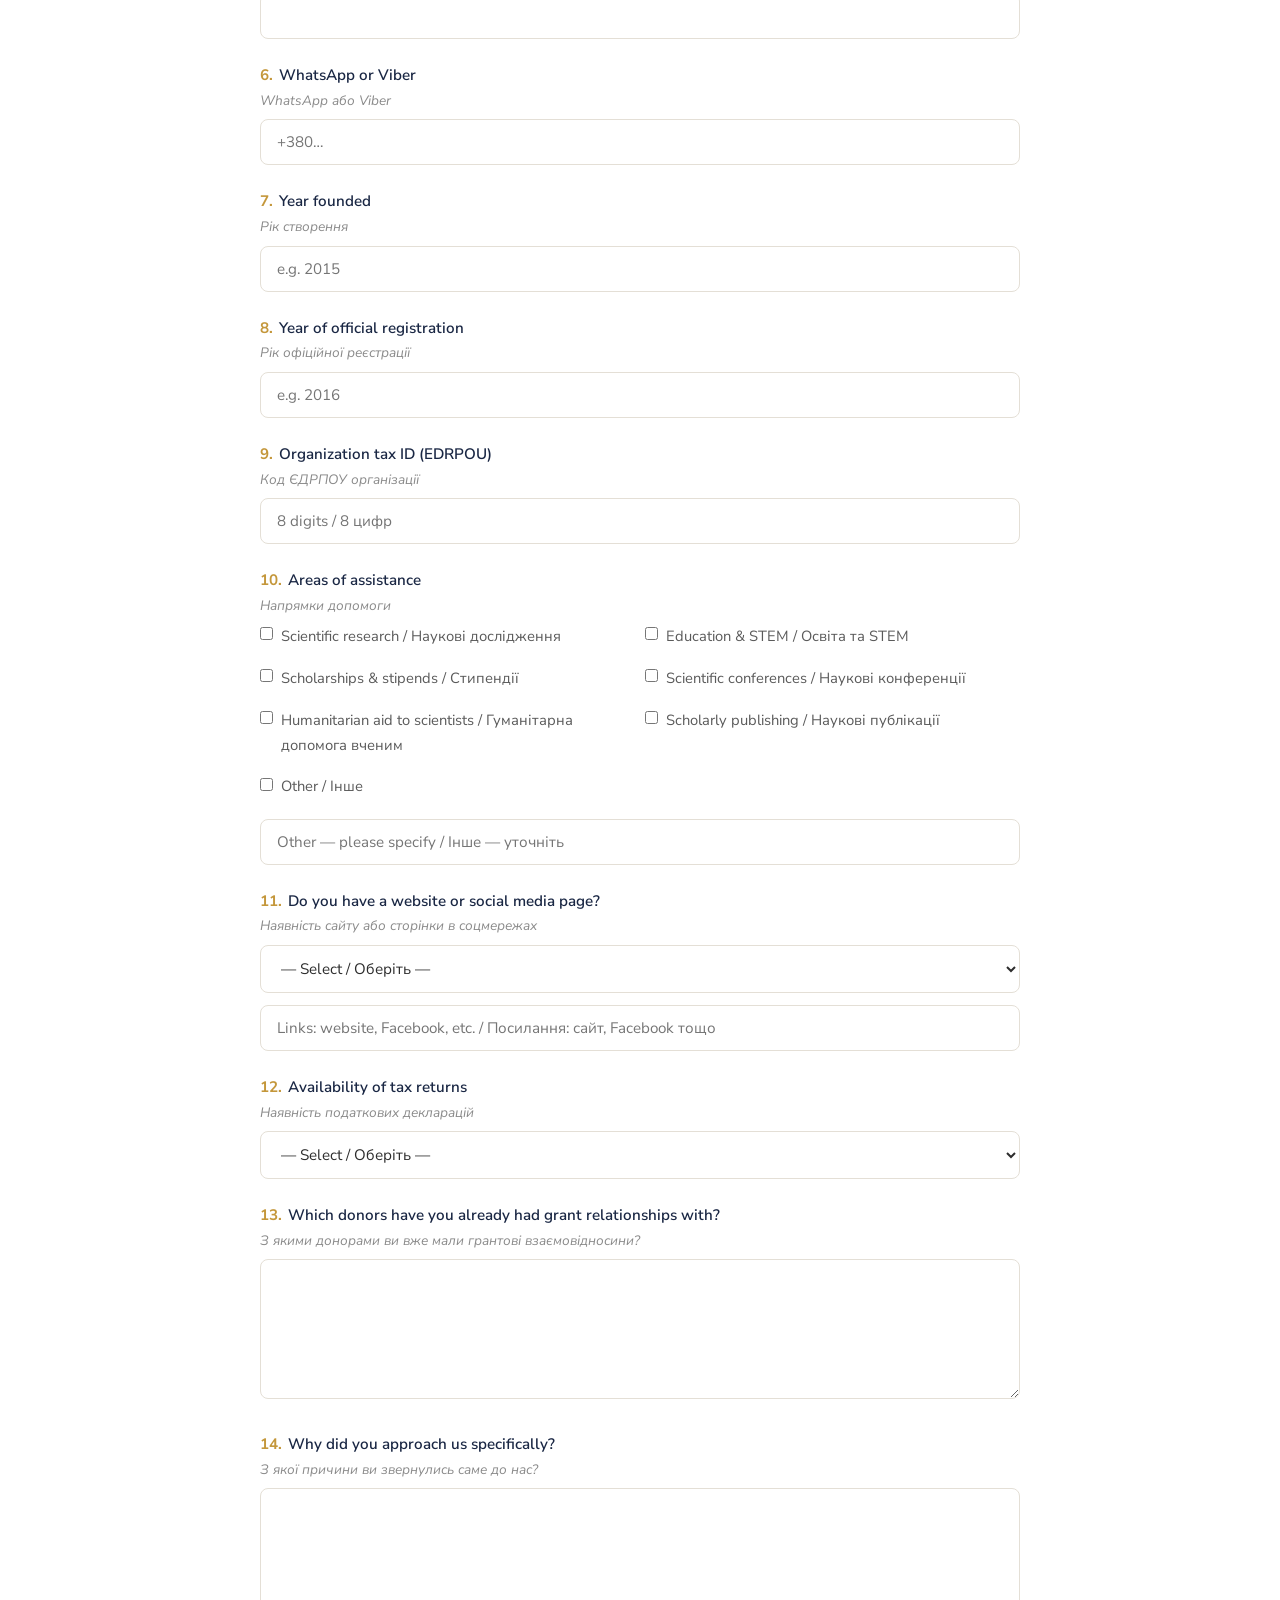
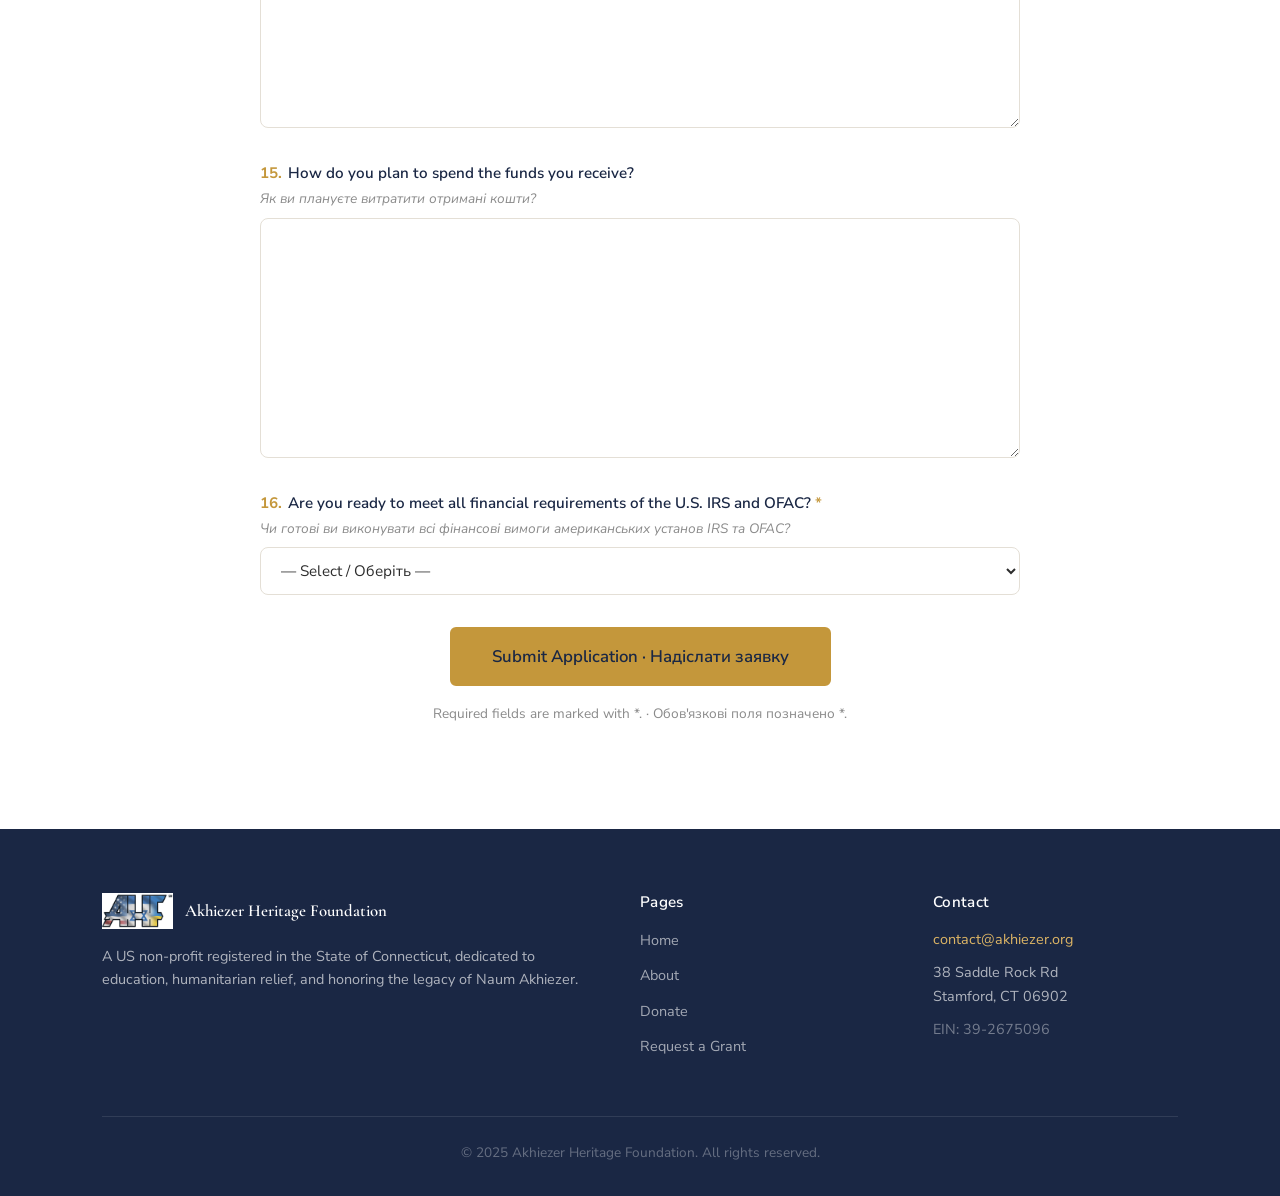
<file: grants.html>
<!doctype html>
<html lang="en">
    <head>
        <meta charset="UTF-8" />
        <meta name="viewport" content="width=device-width, initial-scale=1.0" />
        <title>
            Request a Grant · Подати заявку на грант — Akhiezer Heritage Foundation
        </title>
        <link rel="icon" href="favicon.ico" sizes="any" />
    <link rel="icon" type="image/png" sizes="32x32" href="favicon-32x32.png" />
    <link rel="icon" type="image/png" sizes="16x16" href="favicon-16x16.png" />
    <link rel="apple-touch-icon" href="apple-touch-icon.png" />
    <link rel="stylesheet" href="styles.css" />
        <link rel="preconnect" href="https://fonts.googleapis.com" />
        <link rel="preconnect" href="https://fonts.gstatic.com" crossorigin />
        <link
            href="https://fonts.googleapis.com/css2?family=Cormorant+Garamond:ital,wght@0,400;0,500;0,600;0,700;1,400;1,500&family=Nunito+Sans:ital,wght@0,300;0,400;0,500;0,600;0,700;1,400&display=swap"
            rel="stylesheet"
        />
    </head>
    <body>
        <nav class="navbar">
            <div class="nav-container">
                <a href="index.html" class="nav-logo">
                    <img src="images/AHF_logo.jpeg" alt="AHF Logo" class="logo-img" />
                    <span class="logo-text">Akhiezer Heritage Foundation</span>
                </a>
                <button class="nav-toggle" aria-label="Toggle navigation">
                    <span></span><span></span><span></span>
                </button>
                <ul class="nav-links">
                    <li><a href="index.html">Home</a></li>
                    <li><a href="about.html">About</a></li>
                    <li><a href="donate.html">Donate</a></li>
                    <li><a href="#" class="coming-soon">Projects</a></li>
                    <li><a href="grants.html" class="active">Grants</a></li>
                </ul>
            </div>
        </nav>

        <header class="page-header">
            <div class="container">
                <h1>Request a Grant</h1>
                <p class="page-title-uk">Подати заявку на грант</p>
                <p class="page-subtitle">
                    Supporting Ukrainian science, scholarship, and recovery<br />Підтримка
                    української науки, освіти та відновлення
                </p>
            </div>
        </header>

        <section class="grants-intro">
            <div class="container">
                <div class="bilingual-lead">
                    <p class="lead-text">
                        The Akhiezer Heritage Foundation awards grants in support of
                        Ukrainian scientists and future scientists. During the war,
                        humanitarian assistance for those affected is our most urgent
                        priority. Alongside it, we support education, scholarly life, and
                        the technological skills that strengthen Ukraine's resilience
                        today and its recovery tomorrow. This page outlines what we fund,
                        who is eligible, and what we ask of every grant recipient.
                    </p>
                    <p class="lead-text lead-uk">
                        Akhiezer Heritage Foundation надає гранти на підтримку українських
                        науковців та майбутніх науковців. Під час війни нашим найпершим
                        пріоритетом є гуманітарна допомога тим, хто постраждав. Поряд із
                        цим ми підтримуємо освіту, наукове життя та технологічні навички,
                        що зміцнюють стійкість України сьогодні та її відновлення завтра.
                        На цій сторінці описано, що ми фінансуємо, хто може подати заявку
                        та яких вимог ми очікуємо від кожного отримувача гранту.
                    </p>
                    <p style="margin-top: 1.5rem">
                        <a href="#apply" class="btn btn-primary"
                            >Apply now · Подати заявку</a
                        >
                    </p>
                </div>
            </div>
        </section>

        <section class="grants-fund">
            <div class="container">
                <div class="bilingual-grid">
                    <div class="bilingual-col">
                        <h2 class="col-title">What We Support</h2>
                        <ul class="grant-list">
                            <li>
                                Humanitarian assistance for people affected by the war —
                                scientists, students, and others in need
                            </li>
                            <li>
                                Scholarships and stipends for students and early-career
                                scientists
                            </li>
                            <li>
                                Scholarly exchange, conferences, seminars, and academic
                                events
                            </li>
                            <li>
                                Support for scientific and popular science publications
                                and media
                            </li>
                            <li>
                                Vocational education in technology for people affected by
                                the war
                            </li>
                            <li>
                                Reasonable administrative costs directly tied to a funded
                                project (limited to 10% of the grant)
                            </li>
                        </ul>
                    </div>
                    <div class="bilingual-col">
                        <h2 class="col-title">Що ми підтримуємо</h2>
                        <ul class="grant-list">
                            <li>
                                Гуманітарну допомогу людям, які постраждали від війни —
                                вченим, студентам та іншим, хто цього потребує
                            </li>
                            <li>Стипендії для студентів та вчених-початківців</li>
                            <li>
                                Науковий обмін, конференції, семінари та академічні заходи
                            </li>
                            <li>Підтримку наукових та науково-популярних видань і медіа</li>
                            <li>
                                Професійно-технічну освіту в галузі технологій для людей,
                                які постраждали від війни
                            </li>
                            <li>
                                Обґрунтовані адміністративні витрати, безпосередньо
                                пов'язані з профінансованим проєктом (не більше 10% від
                                суми гранту)
                            </li>
                        </ul>
                    </div>
                </div>
            </div>
        </section>

        <section class="grants-eligibility">
            <div class="container">
                <div class="bilingual-grid">
                    <div class="bilingual-col">
                        <h2 class="col-title">Who Can Apply</h2>
                        <ul class="grant-list">
                            <li>
                                Nonprofit organizations providing humanitarian support for
                                Ukrainians affected by the war
                            </li>
                            <li>
                                Registered nonprofit organizations supporting the
                                Ukrainian scientific community
                            </li>
                        </ul>
                        <h3 class="col-subtitle">What We Do Not Fund</h3>
                        <ul class="grant-list">
                            <li>Political campaigns or partisan activity</li>
                            <li>For-profit or commercial ventures</li>
                            <li>
                                Activities unrelated to science, education, or
                                humanitarian relief
                            </li>
                            <li>Costs already fully covered by other funding sources</li>
                        </ul>
                    </div>
                    <div class="bilingual-col">
                        <h2 class="col-title">Хто може подати заявку</h2>
                        <ul class="grant-list">
                            <li>
                                Неприбуткові організації, що надають гуманітарну допомогу
                                українцям, які постраждали від війни
                            </li>
                            <li>
                                Зареєстровані неприбуткові організації, що підтримують
                                українську наукову спільноту
                            </li>
                        </ul>
                        <h3 class="col-subtitle">Що ми не фінансуємо</h3>
                        <ul class="grant-list">
                            <li>Політичні кампанії або партійну діяльність</li>
                            <li>
                                Комерційні проєкти чи діяльність із метою отримання
                                прибутку
                            </li>
                            <li>
                                Діяльність, не пов'язану з наукою, освітою чи гуманітарною
                                допомогою
                            </li>
                            <li>
                                Витрати, які вже повністю покриваються іншими джерелами
                                фінансування
                            </li>
                        </ul>
                    </div>
                </div>
            </div>
        </section>

        <section class="grants-expect">
            <div class="container">
                <div class="bilingual-grid">
                    <div class="bilingual-col">
                        <h2 class="col-title">Requirements for Recipients</h2>
                        <ul class="grant-list">
                            <li>
                                Use funds solely for the approved purpose described in the
                                grant agreement
                            </li>
                            <li>
                                Maintain accurate financial records and supporting
                                documentation
                            </li>
                            <li>
                                Submit progress and financial reports on the schedule set
                                in the agreement
                            </li>
                            <li>Return any unused or unspent funds to the Foundation</li>
                            <li>
                                Comply with all applicable U.S. and Ukrainian laws; funds
                                may not benefit any sanctioned individual or entity
                            </li>
                            <li>
                                Acknowledge the Foundation's support in related
                                publications and communications
                            </li>
                        </ul>
                    </div>
                    <div class="bilingual-col">
                        <h2 class="col-title">Вимоги до отримувачів</h2>
                        <ul class="grant-list">
                            <li>
                                Використовувати кошти виключно на затверджену мету,
                                зазначену в грантовій угоді
                            </li>
                            <li>
                                Вести точну фінансову звітність та зберігати підтвердні
                                документи
                            </li>
                            <li>
                                Подавати звіти про хід виконання та фінансові звіти згідно
                                з графіком, визначеним в угоді
                            </li>
                            <li>Повертати Фонду будь-які невикористані кошти</li>
                            <li>
                                Дотримуватися всіх чинних законів США та України; кошти не
                                можуть надаватися особам чи організаціям, які перебувають
                                під санкціями
                            </li>
                            <li>
                                Зазначати підтримку Фонду у відповідних публікаціях та
                                повідомленнях
                            </li>
                        </ul>
                    </div>
                </div>
            </div>
        </section>

        <section class="grants-process">
            <div class="container">
                <h2 class="section-title">How to Apply · Як подати заявку</h2>
                <div class="process-steps">
                    <div class="process-step">
                        <div class="step-num">1</div>
                        <div>
                            <h3>Review</h3>
                            <p>
                                Confirm your project fits the Foundation's mission and the
                                funding areas listed above.
                            </p>
                            <div class="step-uk">
                                <h3>Ознайомтеся</h3>
                                <p>
                                    Переконайтеся, що ваш проєкт відповідає місії Фонду та
                                    переліченим вище напрямкам фінансування.
                                </p>
                            </div>
                        </div>
                    </div>
                    <div class="process-step">
                        <div class="step-num">2</div>
                        <div>
                            <h3>Apply</h3>
                            <p>
                                Complete the application form below with your project
                                details, timeline, and budget.
                            </p>
                            <div class="step-uk">
                                <h3>Подайте заявку</h3>
                                <p>
                                    Заповніть форму заявки нижче, вказавши деталі проєкту,
                                    терміни та бюджет.
                                </p>
                            </div>
                        </div>
                    </div>
                    <div class="process-step">
                        <div class="step-num">3</div>
                        <div>
                            <h3>Review &amp; Follow-up</h3>
                            <p>
                                Our board reviews each request. We may contact you for
                                clarification or additional documents.
                            </p>
                            <div class="step-uk">
                                <h3>Розгляд та уточнення</h3>
                                <p>
                                    Наша рада розглядає кожну заявку. Ми можемо звернутися
                                    до вас за уточненнями або додатковими документами.
                                </p>
                            </div>
                        </div>
                    </div>
                    <div class="process-step">
                        <div class="step-num">4</div>
                        <div>
                            <h3>Decision &amp; Agreement</h3>
                            <p>
                                Approved applicants sign a grant agreement setting out the
                                funded scope, reporting schedule, and terms of use. All
                                grant decisions are made at the sole discretion of the
                                Foundation.
                            </p>
                            <div class="step-uk">
                                <h3>Рішення та угода</h3>
                                <p>
                                    Схвалені заявники підписують грантову угоду, що
                                    визначає профінансований обсяг, графік звітності та
                                    умови використання коштів. Усі рішення щодо грантів
                                    ухвалюються на власний розсуд Фонду.
                                </p>
                            </div>
                        </div>
                    </div>
                </div>
            </div>
        </section>

        <section class="grants-apply" id="apply">
            <div class="container">
                <h2 class="section-title">Application · Заявка</h2>

                <div class="form-preamble">
                    <h3>
                        Please read before applying · Прочитайте перед поданням заявки
                    </h3>
                    <div class="bilingual-grid">
                        <div class="bilingual-col">
                            <p>
                                As a U.S. nonprofit, the Foundation must follow U.S. law
                                and OFAC sanctions rules. A couple of things worth knowing
                                before you apply:
                            </p>
                            <ul>
                                <li>
                                    We can't fund active combatants or supply military
                                    infrastructure — fuel, technical or military
                                    equipment, and the like. We can support protective
                                    gear for volunteers and medical aid.
                                </li>
                                <li>
                                    U.S. sanctions restrict any financial dealings tied to
                                    Ukraine's occupied territories — Crimea, parts of
                                    Donbas, and anything beyond the line of contact. So we
                                    need to confirm that partners aren't based or
                                    operating there and don't appear on OFAC lists.
                                </li>
                            </ul>
                            <p>
                                The questions below help us show we meet these rules —
                                thanks for bearing with us.
                            </p>
                        </div>
                        <div class="bilingual-col preamble-uk">
                            <p>
                                Як американська неприбуткова організація, Фонд
                                зобов'язаний дотримуватися законів США та санкційних
                                правил OFAC. Кілька речей, які варто знати перед поданням
                                заявки:
                            </p>
                            <ul>
                                <li>
                                    Ми не можемо фінансувати учасників бойових дій чи
                                    надавати військову інфраструктуру — пальне, технічне
                                    або військове забезпечення тощо. Але можемо
                                    підтримувати засоби захисту для волонтерів та медичну
                                    допомогу.
                                </li>
                                <li>
                                    Санкції США обмежують будь-які фінансові відносини,
                                    пов'язані з окупованими територіями України — Кримом,
                                    частиною Донбасу та всім, що за лінією бойового
                                    зіткнення (ЛБЗ). Тому ми маємо підтвердити, що
                                    партнери не перебувають і не працюють на цих
                                    територіях та не входять до списків OFAC.
                                </li>
                            </ul>
                            <p>
                                Наведені нижче питання допомагають нам це підтвердити.
                                Дякуємо за розуміння.
                            </p>
                        </div>
                    </div>
                </div>

                <form
                    id="grant-form"
                    class="grant-form"
                    action="https://api.web3forms.com/submit"
                    method="POST"
                >
                    <!-- Web3Forms configuration -->
                    <input
                        type="hidden"
                        name="access_key"
                        value="3b73167d-8657-42ba-a1cd-7f5c428410a0"
                    />
                    <input
                        type="hidden"
                        name="subject"
                        value="[New grant application] from akhiezer.org"
                    />
                    <input
                        type="hidden"
                        name="from_name"
                        value="Akhiezer Grant Application"
                    />
                    <!-- Honeypot spam trap (leave empty) -->
                    <input
                        type="checkbox"
                        name="botcheck"
                        style="display: none"
                        tabindex="-1"
                        autocomplete="off"
                    />

                    <div class="form-group">
                        <label for="org_name"
                            ><span class="qnum">1.</span> Full name of your organization <span class="req">*</span>
                            <span class="label-uk">Повна назва Вашої організації</span>
                        </label>
                        <input
                            type="text"
                            id="org_name"
                            name="01. Organization name"
                            required
                        />
                    </div>

                    <h3 class="form-subhead">
                        Contact person <span class="label-uk">Контактна особа</span>
                    </h3>

                    <div class="form-row">
                        <div class="form-group">
                            <label for="first_name"
                                ><span class="qnum">2.</span> First name <span class="req">*</span>
                                <span class="label-uk">Ім'я</span>
                            </label>
                            <input
                                type="text"
                                id="first_name"
                                name="02. First name"
                                required
                            />
                        </div>
                        <div class="form-group">
                            <label for="last_name"
                                ><span class="qnum">3.</span> Last name <span class="req">*</span>
                                <span class="label-uk">Прізвище</span>
                            </label>
                            <input type="text" id="last_name" name="03. Last name" required />
                        </div>
                    </div>

                    <div class="form-group">
                        <label for="position"
                            ><span class="qnum">4.</span> Position in the organization
                            <span class="label-uk">Посада в організації</span>
                        </label>
                        <input
                            type="text"
                            id="position"
                            name="04. Position in organization"
                        />
                    </div>

                    <div class="form-group">
                        <label for="email"
                            ><span class="qnum">5.</span> Email <span class="req">*</span>
                            <span class="label-uk">Електронна пошта</span>
                        </label>
                        <input type="email" id="email" name="05. Email" required />
                    </div>

                    <div class="form-group">
                        <label for="messenger"
                            ><span class="qnum">6.</span> WhatsApp or Viber
                            <span class="label-uk">WhatsApp або Viber</span>
                        </label>
                        <input
                            type="text"
                            id="messenger"
                            name="06. WhatsApp or Viber"
                            placeholder="+380…"
                        />
                    </div>

                    <div class="form-group">
                        <label for="year_founded"
                            ><span class="qnum">7.</span> Year founded
                            <span class="label-uk">Рік створення</span>
                        </label>
                        <input
                            type="number"
                            id="year_founded"
                            name="07. Year founded"
                            min="1800"
                            max="2026"
                            placeholder="e.g. 2015"
                        />
                    </div>

                    <div class="form-group">
                        <label for="year_registered"
                            ><span class="qnum">8.</span> Year of official registration
                            <span class="label-uk">Рік офіційної реєстрації</span>
                        </label>
                        <input
                            type="number"
                            id="year_registered"
                            name="08. Year registered"
                            min="1800"
                            max="2026"
                            placeholder="e.g. 2016"
                        />
                    </div>

                    <div class="form-group">
                        <label for="edrpou"
                            ><span class="qnum">9.</span> Organization tax ID (EDRPOU)
                            <span class="label-uk">Код ЄДРПОУ організації</span>
                        </label>
                        <input
                            type="text"
                            id="edrpou"
                            name="09. EDRPOU / Tax ID"
                            placeholder="8 digits / 8 цифр"
                        />
                    </div>

                    <div class="form-group">
                        <label
                            ><span class="qnum">10.</span> Areas of assistance
                            <span class="label-uk">Напрямки допомоги</span></label
                        >
                        <div class="checkbox-group">
                            <label class="checkbox-option"
                                ><input
                                    type="checkbox"
                                    name="10. Areas of assistance"
                                    value="Scientific research"
                                />
                                Scientific research / Наукові дослідження</label
                            >
                            <label class="checkbox-option"
                                ><input
                                    type="checkbox"
                                    name="10. Areas of assistance"
                                    value="Education & STEM"
                                />
                                Education &amp; STEM / Освіта та STEM</label
                            >
                            <label class="checkbox-option"
                                ><input
                                    type="checkbox"
                                    name="10. Areas of assistance"
                                    value="Scholarships & stipends"
                                />
                                Scholarships &amp; stipends / Стипендії</label
                            >
                            <label class="checkbox-option"
                                ><input
                                    type="checkbox"
                                    name="10. Areas of assistance"
                                    value="Scientific conferences"
                                />
                                Scientific conferences / Наукові конференції</label
                            >
                            <label class="checkbox-option"
                                ><input
                                    type="checkbox"
                                    name="10. Areas of assistance"
                                    value="Humanitarian aid to scientists"
                                />
                                Humanitarian aid to scientists / Гуманітарна допомога
                                вченим</label
                            >
                            <label class="checkbox-option"
                                ><input
                                    type="checkbox"
                                    name="10. Areas of assistance"
                                    value="Scholarly publishing"
                                />
                                Scholarly publishing / Наукові публікації</label
                            >
                            <label class="checkbox-option"
                                ><input
                                    type="checkbox"
                                    name="10. Areas of assistance"
                                    value="Other"
                                />
                                Other / Інше</label
                            >
                        </div>
                        <input
                            type="text"
                            name="10a. Other area (specify)"
                            placeholder="Other — please specify / Інше — уточніть"
                            style="margin-top: 0.75rem"
                        />
                    </div>

                    <div class="form-group">
                        <label for="has_web"
                            ><span class="qnum">11.</span> Do you have a website or social media page?
                            <span class="label-uk"
                                >Наявність сайту або сторінки в соцмережах</span
                            >
                        </label>
                        <select id="has_web" name="11. Has website or social media">
                            <option value="">— Select / Оберіть —</option>
                            <option value="Yes">Yes / Так</option>
                            <option value="No">No / Ні</option>
                        </select>
                        <input
                            type="text"
                            name="11a. Website / social links"
                            placeholder="Links: website, Facebook, etc. / Посилання: сайт, Facebook тощо"
                            style="margin-top: 0.75rem"
                        />
                    </div>

                    <div class="form-group">
                        <label for="tax"
                            ><span class="qnum">12.</span> Availability of tax returns
                            <span class="label-uk">Наявність податкових декларацій</span>
                        </label>
                        <select id="tax" name="12. Tax returns available">
                            <option value="">— Select / Оберіть —</option>
                            <option value="Yes - 1 year">
                                Yes — last 1 year / Так — за 1 рік
                            </option>
                            <option value="Yes - 3 years">
                                Yes — last 3 years / Так — за 3 роки
                            </option>
                            <option value="Yes - 5 years">
                                Yes — last 5 years / Так — за 5 років
                            </option>
                            <option value="No">No / Ні</option>
                        </select>
                    </div>

                    <div class="form-group">
                        <label for="donors"
                            ><span class="qnum">13.</span> Which donors have you already had grant relationships with?
                            <span class="label-uk"
                                >З якими донорами ви вже мали грантові
                                взаємовідносини?</span
                            >
                        </label>
                        <textarea id="donors" name="13. Prior donors"></textarea>
                    </div>

                    <div class="form-group">
                        <label for="reason"
                            ><span class="qnum">14.</span> Why did you approach us specifically?
                            <span class="label-uk"
                                >З якої причини ви звернулись саме до нас?</span
                            >
                        </label>
                        <textarea id="reason" name="14. Reason for applying" class="lg"></textarea>
                    </div>

                    <div class="form-group">
                        <label for="use"
                            ><span class="qnum">15.</span> How do you plan to spend the funds you receive?
                            <span class="label-uk"
                                >Як ви плануєте витратити отримані кошти?</span
                            >
                        </label>
                        <textarea id="use" name="15. Planned use of funds" class="lg"></textarea>
                    </div>

                    <div class="form-group">
                        <label for="compliance"
                            ><span class="qnum">16.</span> Are you ready to meet all financial requirements of the U.S.
                            IRS and OFAC? <span class="req">*</span>
                            <span class="label-uk"
                                >Чи готові ви виконувати всі фінансові вимоги
                                американських установ IRS та OFAC?</span
                            >
                        </label>
                        <select
                            id="compliance"
                            name="16. Agrees to IRS/OFAC requirements"
                            required
                        >
                            <option value="">— Select / Оберіть —</option>
                            <option value="Yes">Yes / Так</option>
                            <option value="No">No / Ні</option>
                        </select>
                    </div>

                    <div class="form-actions">
                        <button type="submit" class="btn btn-primary btn-large">
                            Submit Application · Надіслати заявку
                        </button>
                        <p class="form-note">
                            Required fields are marked with <span class="req">*</span>. ·
                            Обов'язкові поля позначено <span class="req">*</span>.
                        </p>
                    </div>
                </form>
                <div
                    id="form-status"
                    class="form-status"
                    role="status"
                    aria-live="polite"
                ></div>
            </div>
        </section>

        <footer class="footer">
            <div class="container">
                <div class="footer-grid">
                    <div class="footer-about">
                        <div class="footer-logo">
                            <img
                                src="images/AHF_logo.jpeg"
                                alt="AHF Logo"
                                class="footer-logo-img"
                            />
                            <span>Akhiezer Heritage Foundation</span>
                        </div>
                        <p>
                            A US non-profit registered in the State of Connecticut,
                            dedicated to education, humanitarian relief, and honoring the
                            legacy of Naum Akhiezer.
                        </p>
                    </div>
                    <div class="footer-links">
                        <h4>Pages</h4>
                        <ul>
                            <li><a href="index.html">Home</a></li>
                            <li><a href="about.html">About</a></li>
                            <li><a href="donate.html">Donate</a></li>
                            <li><a href="grants.html">Request a Grant</a></li>
                        </ul>
                    </div>
                    <div class="footer-contact">
                        <h4>Contact</h4>
                        <p>
                            <a href="mailto:contact@akhiezer.org">contact@akhiezer.org</a>
                        </p>
                        <p>38 Saddle Rock Rd<br />Stamford, CT 06902</p>
                        <p class="ein">EIN: 39-2675096</p>
                    </div>
                </div>
                <div class="footer-bottom">
                    <p>&copy; 2025 Akhiezer Heritage Foundation. All rights reserved.</p>
                </div>
            </div>
        </footer>

        <script src="main.js"></script>
    </body>
</html>
</file>
<file: styles.css>
/* ==========================================
   Akhiezer Heritage Foundation — Styles
   Aesthetic: Warm, refined, editorial
   Fonts: Cormorant Garamond (display) + Nunito Sans (body)
   Palette: Deep navy, warm gold, soft cream
   ========================================== */

:root {
    --color-navy: #1a2744;
    --color-navy-light: #263a5e;
    --color-gold: #c4973b;
    --color-gold-light: #ddb565;
    --color-gold-pale: #f5e6c8;
    --color-cream: #faf8f4;
    --color-cream-dark: #f0ece4;
    --color-text: #2d2d2d;
    --color-text-light: #5a5a5a;
    --color-text-muted: #8a8a8a;
    --color-white: #ffffff;
    --color-border: #e4dfd6;

    --font-display: 'Cormorant Garamond', Georgia, serif;
    --font-body: 'Nunito Sans', -apple-system, BlinkMacSystemFont, sans-serif;

    --max-width: 1140px;
    --section-padding: 6rem 0;
}

/* ==========================================
   Reset & Base
   ========================================== */

*, *::before, *::after {
    margin: 0;
    padding: 0;
    box-sizing: border-box;
}

html {
    scroll-behavior: smooth;
    font-size: 16px;
}

body {
    font-family: var(--font-body);
    color: var(--color-text);
    background-color: var(--color-cream);
    line-height: 1.7;
    -webkit-font-smoothing: antialiased;
    -moz-osx-font-smoothing: grayscale;
}

img { max-width: 100%; display: block; }

a {
    color: var(--color-gold);
    text-decoration: none;
    transition: color 0.2s ease;
}
a:hover { color: var(--color-gold-light); }

.container {
    max-width: var(--max-width);
    margin: 0 auto;
    padding: 0 2rem;
}

/* ==========================================
   Typography
   ========================================== */

h1, h2, h3, h4 {
    font-family: var(--font-display);
    font-weight: 600;
    line-height: 1.2;
    color: var(--color-navy);
}

h1 { font-size: clamp(2.4rem, 5vw, 3.8rem); }
h2 { font-size: clamp(1.8rem, 3.5vw, 2.6rem); }
h3 { font-size: clamp(1.2rem, 2vw, 1.5rem); }

.section-title {
    text-align: center;
    margin-bottom: 3rem;
    position: relative;
}
.section-title::after {
    content: '';
    display: block;
    width: 50px;
    height: 2px;
    background: var(--color-gold);
    margin: 0.8rem auto 0;
}

/* ==========================================
   Navbar
   ========================================== */

.navbar {
    position: fixed;
    top: 0;
    left: 0;
    right: 0;
    z-index: 1000;
    background: rgba(26, 39, 68, 0.97);
    backdrop-filter: blur(10px);
    -webkit-backdrop-filter: blur(10px);
    border-bottom: 1px solid rgba(196, 151, 59, 0.15);
}

.nav-container {
    max-width: var(--max-width);
    margin: 0 auto;
    padding: 0 2rem;
    display: flex;
    align-items: center;
    justify-content: space-between;
    height: 70px;
}

.nav-logo {
    display: flex;
    align-items: center;
    gap: 0.75rem;
    color: var(--color-white);
    font-family: var(--font-display);
    font-size: 1.15rem;
    font-weight: 600;
    text-decoration: none;
}
.nav-logo:hover { color: var(--color-gold-pale); }

.logo-img {
    height: 44px;
    width: auto;
    object-fit: contain;
}

.nav-links {
    display: flex;
    list-style: none;
    gap: 0.25rem;
}

.nav-links a {
    display: block;
    padding: 0.5rem 1rem;
    color: rgba(255,255,255,0.8);
    font-size: 0.92rem;
    font-weight: 500;
    text-decoration: none;
    border-radius: 6px;
    transition: all 0.2s ease;
}
.nav-links a:hover { color: #fff; background: rgba(255,255,255,0.08); }
.nav-links a.active { color: var(--color-gold-light); }
.nav-links a.coming-soon {
    color: rgba(255,255,255,0.35);
    cursor: default;
    position: relative;
}
.nav-links a.coming-soon:hover {
    background: none;
    color: rgba(255,255,255,0.35);
}

.nav-toggle {
    display: none;
    flex-direction: column;
    gap: 5px;
    background: none;
    border: none;
    cursor: pointer;
    padding: 4px;
}
.nav-toggle span {
    display: block;
    width: 24px;
    height: 2px;
    background: #fff;
    border-radius: 2px;
    transition: 0.3s;
}

/* ==========================================
   Hero
   ========================================== */

.hero {
    position: relative;
    min-height: 85vh;
    display: flex;
    align-items: center;
    justify-content: center;
    text-align: center;
    overflow: hidden;
    padding: 120px 2rem 80px;
}

.hero-bg {
    position: absolute;
    inset: 0;
    background:
        radial-gradient(ellipse at 30% 20%, rgba(196, 151, 59, 0.08) 0%, transparent 60%),
        radial-gradient(ellipse at 70% 80%, rgba(196, 151, 59, 0.05) 0%, transparent 50%),
        linear-gradient(170deg, var(--color-navy) 0%, #1e3050 40%, #243b5c 100%);
    z-index: 0;
}

.hero-bg::before {
    content: '';
    position: absolute;
    inset: 0;
    background: url("data:image/svg+xml,%3Csvg width='60' height='60' viewBox='0 0 60 60' xmlns='http://www.w3.org/2000/svg'%3E%3Cg fill='none' fill-rule='evenodd'%3E%3Cg fill='%23c4973b' fill-opacity='0.03'%3E%3Cpath d='M36 34v-4h-2v4h-4v2h4v4h2v-4h4v-2h-4zm0-30V0h-2v4h-4v2h4v4h2V6h4V4h-4zM6 34v-4H4v4H0v2h4v4h2v-4h4v-2H6zM6 4V0H4v4H0v2h4v4h2V6h4V4H6z'/%3E%3C/g%3E%3C/g%3E%3C/svg%3E");
    opacity: 0.6;
}

.hero-content {
    position: relative;
    z-index: 1;
    max-width: 720px;
    animation: fadeUp 0.8s ease-out;
}

.hero-logo {
    width: 180px;
    height: auto;
    margin: 0 auto 2rem;
    filter: drop-shadow(0 4px 20px rgba(0,0,0,0.3));
}

.hero-tagline {
    font-family: var(--font-body);
    font-size: 0.85rem;
    font-weight: 600;
    letter-spacing: 0.15em;
    text-transform: uppercase;
    color: var(--color-gold);
    margin-bottom: 1.5rem;
}

.hero h1 {
    color: var(--color-white);
    font-weight: 700;
    margin-bottom: 1.5rem;
    line-height: 1.1;
}

.hero-description {
    font-size: 1.15rem;
    line-height: 1.75;
    color: rgba(255, 255, 255, 0.72);
    margin-bottom: 2.5rem;
    max-width: 580px;
    margin-left: auto;
    margin-right: auto;
}

.hero-actions {
    display: flex;
    gap: 1rem;
    justify-content: center;
    flex-wrap: wrap;
}

/* ==========================================
   Buttons
   ========================================== */

.btn {
    display: inline-block;
    padding: 0.8rem 2rem;
    font-family: var(--font-body);
    font-size: 0.95rem;
    font-weight: 600;
    border-radius: 6px;
    text-decoration: none;
    transition: all 0.25s ease;
    cursor: pointer;
    border: 2px solid transparent;
}

.btn-primary {
    background: var(--color-gold);
    color: var(--color-navy);
    border-color: var(--color-gold);
}
.btn-primary:hover {
    background: var(--color-gold-light);
    border-color: var(--color-gold-light);
    color: var(--color-navy);
    transform: translateY(-1px);
    box-shadow: 0 4px 16px rgba(196, 151, 59, 0.3);
}

.btn-secondary {
    background: transparent;
    color: var(--color-white);
    border-color: rgba(255,255,255,0.3);
}
.btn-secondary:hover {
    border-color: var(--color-gold);
    color: var(--color-gold);
}

.btn-outline {
    background: transparent;
    color: var(--color-navy);
    border-color: var(--color-navy);
}
.btn-outline:hover {
    background: var(--color-navy);
    color: var(--color-white);
}

.btn-large {
    padding: 1rem 2.5rem;
    font-size: 1.05rem;
}

.text-link {
    font-weight: 600;
    color: var(--color-gold);
    display: inline-block;
    border-bottom: 1px solid transparent;
    transition: border-color 0.2s;
}
.text-link:hover { border-color: var(--color-gold); }

/* ==========================================
   Pillars
   ========================================== */

.pillars {
    padding: var(--section-padding);
    background: var(--color-white);
}

.pillars-grid {
    display: grid;
    grid-template-columns: repeat(3, 1fr);
    gap: 2.5rem;
}

.pillar-card {
    padding: 2.5rem 2rem;
    border-radius: 10px;
    border: 1px solid var(--color-border);
    background: var(--color-cream);
    transition: transform 0.25s ease, box-shadow 0.25s ease;
}
.pillar-card:hover {
    transform: translateY(-4px);
    box-shadow: 0 12px 40px rgba(0,0,0,0.06);
}

.pillar-icon {
    width: 60px;
    height: 60px;
    border-radius: 50%;
    background: var(--color-gold-pale);
    color: var(--color-gold);
    display: flex;
    align-items: center;
    justify-content: center;
    margin-bottom: 1.5rem;
}

.pillar-card h3 {
    margin-bottom: 0.75rem;
}

.pillar-card p {
    color: var(--color-text-light);
    font-size: 0.95rem;
}

/* ==========================================
   Legacy (Homepage)
   ========================================== */

.legacy {
    padding: var(--section-padding);
    background: var(--color-cream);
}

.legacy-content {
    display: grid;
    grid-template-columns: 280px 1fr;
    gap: 3rem;
    align-items: start;
    max-width: 900px;
    margin: 0 auto;
}

.legacy-photo img,
.naum-photo img {
    border-radius: 10px;
    box-shadow: 0 8px 30px rgba(0,0,0,0.12);
    width: 100%;
    height: auto;
}

.photo-caption {
    text-align: center;
    font-family: var(--font-display);
    font-style: italic;
    font-size: 0.9rem;
    color: var(--color-text-muted);
    margin-top: 0.75rem;
}

.legacy-text h2 {
    margin-bottom: 1.5rem;
}

.legacy-text p {
    color: var(--color-text-light);
    font-size: 1.05rem;
    margin-bottom: 1.25rem;
}

.legacy-text .text-link {
    margin-top: 0.5rem;
}

/* ==========================================
   CTA
   ========================================== */

.cta {
    padding: 5rem 0;
    background: var(--color-navy);
    text-align: center;
}

.cta-content h2 {
    color: var(--color-white);
    margin-bottom: 1rem;
}

.cta-content p {
    color: rgba(255,255,255,0.7);
    font-size: 1.1rem;
    max-width: 520px;
    margin: 0 auto 2rem;
}

/* ==========================================
   Page Header (About, Donate)
   ========================================== */

.page-header {
    padding: 140px 0 60px;
    background: linear-gradient(170deg, var(--color-navy) 0%, #243b5c 100%);
    text-align: center;
}

.page-header h1 {
    color: var(--color-white);
    margin-bottom: 0.75rem;
}

.page-subtitle {
    font-family: var(--font-display);
    font-style: italic;
    font-size: 1.2rem;
    color: var(--color-gold-light);
}

/* ==========================================
   About Page
   ========================================== */

.about-intro {
    padding: 4rem 0 2rem;
}

.lead-text {
    font-size: 1.2rem;
    line-height: 1.8;
    color: var(--color-text-light);
    max-width: 760px;
    margin: 0 auto;
    text-align: center;
}

.about-mission {
    padding: var(--section-padding);
    background: var(--color-white);
}

.mission-grid {
    display: grid;
    grid-template-columns: repeat(2, 1fr);
    gap: 2.5rem;
}

.mission-item {
    padding: 2.5rem;
    border-radius: 10px;
    border: 1px solid var(--color-border);
    background: var(--color-cream);
}

.mission-item h3 {
    margin-bottom: 0.75rem;
}

.mission-item p {
    color: var(--color-text-light);
    font-size: 0.95rem;
}

/* Naum Akhiezer section on About page */
.about-naum {
    padding: var(--section-padding);
    background: var(--color-cream);
}

.naum-layout {
    display: grid;
    grid-template-columns: 280px 1fr;
    gap: 3rem;
    align-items: start;
    max-width: 900px;
    margin: 0 auto;
}

.naum-photo {
    position: sticky;
    top: 100px;
}

.naum-content h2 {
    margin-bottom: 1.5rem;
}

.naum-content p {
    color: var(--color-text-light);
    font-size: 1.05rem;
    margin-bottom: 1.25rem;
}

.about-contact {
    padding: var(--section-padding);
    background: var(--color-white);
}

.contact-grid {
    display: grid;
    grid-template-columns: repeat(3, 1fr);
    gap: 2rem;
    text-align: center;
}

.contact-card {
    padding: 2rem;
    border-radius: 10px;
    border: 1px solid var(--color-border);
}

.contact-card h3 {
    margin-bottom: 0.75rem;
    font-size: 1.15rem;
}

.contact-card a {
    color: var(--color-gold);
    font-weight: 600;
}

.contact-card p {
    color: var(--color-text-light);
    font-size: 0.95rem;
}

/* ==========================================
   Donate Page
   ========================================== */

.donate-intro {
    padding: 4rem 0 2rem;
}

.donate-tax-info {
    padding: 0 0 3rem;
}

.info-banner {
    max-width: 760px;
    margin: 0 auto;
    display: flex;
    gap: 1.5rem;
    padding: 2rem;
    background: var(--color-gold-pale);
    border-radius: 10px;
    border-left: 4px solid var(--color-gold);
}

.info-icon {
    flex-shrink: 0;
    color: var(--color-gold);
    margin-top: 2px;
}

.info-text h3 {
    margin-bottom: 0.5rem;
    font-size: 1.15rem;
}

.info-text p {
    color: var(--color-text-light);
    font-size: 0.95rem;
    margin-bottom: 0.5rem;
}
.info-text p:last-child { margin-bottom: 0; }

.donate-methods {
    padding: var(--section-padding);
    background: var(--color-white);
}

.methods-grid {
    display: grid;
    grid-template-columns: repeat(3, 1fr);
    gap: 2rem;
}

.method-card {
    padding: 2.5rem 2rem;
    border-radius: 10px;
    border: 1px solid var(--color-border);
    background: var(--color-cream);
    text-align: center;
    display: flex;
    flex-direction: column;
    align-items: center;
}

.method-icon {
    width: 72px;
    height: 72px;
    border-radius: 50%;
    background: var(--color-gold-pale);
    color: var(--color-gold);
    display: flex;
    align-items: center;
    justify-content: center;
    margin-bottom: 1.5rem;
}

.method-card h3 {
    margin-bottom: 0.75rem;
}

.method-card p {
    color: var(--color-text-light);
    font-size: 0.95rem;
    margin-bottom: 1.25rem;
}

.method-note {
    font-size: 0.85rem !important;
    color: var(--color-text-muted) !important;
    margin-top: auto;
    margin-bottom: 0 !important;
}

.paypal-button-wrapper {
    margin: 0.5rem 0 1rem;
}

.paypal-button-wrapper form {
    display: inline-block;
}

.check-details {
    text-align: left;
    width: 100%;
    padding: 1.25rem;
    background: var(--color-white);
    border-radius: 8px;
    border: 1px solid var(--color-border);
}

.check-details p {
    font-size: 0.92rem;
    margin-bottom: 0.75rem;
}
.check-details p:last-child { margin-bottom: 0; }

.donate-impact {
    padding: var(--section-padding);
    background: var(--color-cream);
    text-align: center;
}

.impact-content {
    max-width: 640px;
    margin: 0 auto;
}

.impact-content h2 {
    margin-bottom: 1.25rem;
}

.impact-content p {
    color: var(--color-text-light);
    font-size: 1.05rem;
}

/* ==========================================
   Footer
   ========================================== */

.footer {
    background: var(--color-navy);
    color: rgba(255,255,255,0.65);
    padding: 4rem 0 2rem;
}

.footer-grid {
    display: grid;
    grid-template-columns: 2fr 1fr 1fr;
    gap: 3rem;
    padding-bottom: 3rem;
    border-bottom: 1px solid rgba(255,255,255,0.1);
}

.footer-logo {
    display: flex;
    align-items: center;
    gap: 0.75rem;
    font-family: var(--font-display);
    font-size: 1.05rem;
    font-weight: 600;
    color: var(--color-white);
    margin-bottom: 1rem;
}

.footer-logo-img {
    height: 36px;
    width: auto;
    object-fit: contain;
}

.footer-about p {
    font-size: 0.9rem;
    line-height: 1.6;
}

.footer h4 {
    color: var(--color-white);
    font-size: 0.95rem;
    font-family: var(--font-body);
    font-weight: 600;
    margin-bottom: 1rem;
    letter-spacing: 0.02em;
}

.footer-links ul {
    list-style: none;
}

.footer-links li {
    margin-bottom: 0.5rem;
}

.footer-links a {
    color: rgba(255,255,255,0.6);
    font-size: 0.9rem;
    transition: color 0.2s;
}
.footer-links a:hover { color: var(--color-gold-light); }

.footer-contact p {
    font-size: 0.9rem;
    margin-bottom: 0.5rem;
}

.footer-contact a {
    color: var(--color-gold-light);
}

.ein {
    margin-top: 0.5rem;
    font-size: 0.85rem;
    opacity: 0.6;
}

.footer-bottom {
    padding-top: 1.5rem;
    text-align: center;
    font-size: 0.85rem;
    opacity: 0.5;
}

/* ==========================================
   Animations
   ========================================== */

@keyframes fadeUp {
    from {
        opacity: 0;
        transform: translateY(20px);
    }
    to {
        opacity: 1;
        transform: translateY(0);
    }
}

/* ==========================================
   Responsive
   ========================================== */

@media (max-width: 900px) {
    .pillars-grid,
    .methods-grid,
    .contact-grid {
        grid-template-columns: 1fr;
    }

    .mission-grid {
        grid-template-columns: 1fr;
    }

    .legacy-content,
    .naum-layout {
        grid-template-columns: 1fr;
        text-align: center;
    }

    .legacy-photo,
    .naum-photo {
        max-width: 300px;
        margin: 0 auto;
        position: static;
    }

    .legacy-text,
    .naum-content {
        text-align: left;
    }

    .footer-grid {
        grid-template-columns: 1fr;
        gap: 2rem;
    }

    .hero {
        min-height: auto;
        padding: 110px 1.5rem 50px;
    }

    .hero-logo {
        width: 140px;
    }
}

@media (max-width: 700px) {
    .nav-toggle { display: flex; }

    .nav-links {
        display: none;
        position: absolute;
        top: 70px;
        left: 0;
        right: 0;
        background: var(--color-navy);
        flex-direction: column;
        padding: 1rem;
        border-top: 1px solid rgba(255,255,255,0.08);
    }
    .nav-links.open { display: flex; }

    .nav-links a {
        padding: 0.75rem 1rem;
    }

    .info-banner {
        flex-direction: column;
    }

    .hero-description {
        font-size: 1rem;
    }

    .logo-text {
        font-size: 0.9rem;
    }

    .hero-logo {
        width: 120px;
        margin-bottom: 1.5rem;
    }

    /* Tighten vertical rhythm on phones */
    .pillars,
    .legacy,
    .about-mission,
    .about-naum,
    .about-contact,
    .donate-methods,
    .donate-impact,
    .board-section {
        padding: 3.5rem 0;
    }

    .cta {
        padding: 3.5rem 0;
    }

    .page-header {
        padding: 110px 0 45px;
    }
}

/* ==========================================
   Board Page
   ========================================== */

.board-section {
    padding: var(--section-padding);
    background: var(--color-white);
}

.board-list {
    max-width: 820px;
    margin: 0 auto;
    display: grid;
    gap: 2rem;
}

.board-card {
    display: flex;
    gap: 2rem;
    align-items: flex-start;
    padding: 2.5rem;
    border-radius: 10px;
    border: 1px solid var(--color-border);
    background: var(--color-cream);
    text-align: left;
}

.board-photo-col {
    flex-shrink: 0;
}

.board-photo {
    width: 150px;
    height: 150px;
    border-radius: 50%;
    object-fit: cover;
    box-shadow: 0 4px 20px rgba(0,0,0,0.1);
}

.board-photo-placeholder {
    width: 150px;
    height: 150px;
    border-radius: 50%;
    background: var(--color-navy);
    color: var(--color-gold-light);
    font-family: var(--font-display);
    font-size: 2.5rem;
    font-weight: 700;
    display: flex;
    align-items: center;
    justify-content: center;
}

.board-body {
    flex: 1;
}

.board-card h3 {
    margin-bottom: 0.25rem;
}

.board-role {
    font-family: var(--font-display);
    font-style: italic;
    font-size: 1.05rem;
    color: var(--color-gold);
    margin-bottom: 1rem;
}

.board-bio {
    color: var(--color-text-light);
    font-size: 0.95rem;
    line-height: 1.6;
    text-align: left;
    margin-bottom: 0.9rem;
}

.board-linkedin {
    display: inline-flex;
    align-items: center;
    justify-content: center;
    width: 40px;
    height: 40px;
    border-radius: 50%;
    background: var(--color-navy);
    color: var(--color-white);
    margin-top: 0.5rem;
    transition: background 0.2s ease, transform 0.2s ease;
}
.board-linkedin:hover {
    background: var(--color-gold);
    color: var(--color-navy);
    transform: translateY(-2px);
}

@media (max-width: 700px) {
    .board-card {
        flex-direction: column;
        align-items: center;
        text-align: center;
    }
    .board-body {
        text-align: center;
    }
    .board-bio {
        text-align: left;
    }
}

/* ==========================================
   Grants Page
   ========================================== */

.page-title-uk {
    font-family: var(--font-display);
    font-size: 1.5rem;
    color: var(--color-gold-light);
    margin-top: 0.25rem;
}

.grants-intro {
    padding: 4rem 0 2rem;
}

.bilingual-lead .lead-text {
    text-align: left;
    margin-bottom: 1.25rem;
}

.lead-uk {
    color: var(--color-text-muted);
    font-size: 1.05rem;
}

/* Bilingual two-column sections */
.grants-fund,
.grants-eligibility,
.grants-expect {
    padding: 3.5rem 0;
}
.grants-fund { background: var(--color-white); }
.grants-eligibility { background: var(--color-cream); }
.grants-expect { background: var(--color-white); }

.bilingual-grid {
    display: grid;
    grid-template-columns: 1fr 1fr;
    gap: 3rem;
    max-width: 960px;
    margin: 0 auto;
}

.col-title {
    font-size: 1.6rem;
    margin-bottom: 1.25rem;
    padding-bottom: 0.5rem;
    border-bottom: 2px solid var(--color-gold-pale);
}

.col-subtitle {
    font-size: 1.15rem;
    margin: 1.75rem 0 0.75rem;
    color: var(--color-navy);
}

.grant-list {
    list-style: none;
    padding: 0;
    margin: 0;
}
.grant-list li {
    position: relative;
    padding-left: 1.5rem;
    margin-bottom: 0.75rem;
    color: var(--color-text-light);
    font-size: 0.97rem;
    line-height: 1.55;
}
.grant-list li::before {
    content: '';
    position: absolute;
    left: 0;
    top: 0.62em;
    width: 8px;
    height: 8px;
    border-radius: 50%;
    background: var(--color-gold);
}

/* How to apply — numbered steps */
.grants-process {
    padding: 3.5rem 0;
    background: var(--color-cream);
}

.process-steps {
    max-width: 760px;
    margin: 0 auto;
    display: grid;
    gap: 1.75rem;
}
.process-step {
    display: flex;
    gap: 1.25rem;
    align-items: flex-start;
}
.process-step .step-num {
    flex-shrink: 0;
    width: 46px;
    height: 46px;
    border-radius: 50%;
    background: var(--color-gold-pale);
    color: var(--color-gold);
    font-family: var(--font-display);
    font-weight: 700;
    font-size: 1.25rem;
    display: flex;
    align-items: center;
    justify-content: center;
}
.process-step h3 { margin-bottom: 0.25rem; }
.process-step p {
    color: var(--color-text-light);
    font-size: 0.98rem;
    margin-bottom: 0.5rem;
}
.step-uk {
    margin-top: 0.5rem;
    padding-top: 0.5rem;
    border-top: 1px dashed var(--color-border);
}
.step-uk h3 { font-size: 1.1rem; }

/* Application section */
.grants-apply {
    padding: 3.5rem 0 5rem;
    background: var(--color-white);
}

/* Compliance preamble callout */
.form-preamble {
    max-width: 820px;
    margin: 0 auto 2.5rem;
    padding: 1.75rem 2rem;
    background: var(--color-gold-pale);
    border-left: 4px solid var(--color-gold);
    border-radius: 10px;
}
.form-preamble h3 {
    font-size: 1.15rem;
    margin-bottom: 1rem;
}
.form-preamble p,
.form-preamble li {
    font-size: 0.92rem;
    color: var(--color-text-light);
    line-height: 1.55;
}
.form-preamble ul {
    margin: 0.5rem 0 0.75rem 1.1rem;
}
.form-preamble li { margin-bottom: 0.4rem; }
.preamble-uk {
    padding-top: 1rem;
    margin-top: 0.5rem;
    border-top: 1px dashed rgba(196,151,59,0.4);
}
.form-preamble .bilingual-grid { gap: 2rem; }

/* Form */
.grant-form { max-width: 760px; margin: 0 auto; }

.form-subhead {
    font-size: 1.2rem;
    margin: 2rem 0 1rem;
    padding-bottom: 0.4rem;
    border-bottom: 1px solid var(--color-border);
}

.form-group { margin-bottom: 1.5rem; }
.form-group label {
    display: block;
    font-weight: 600;
    color: var(--color-navy);
    margin-bottom: 0.45rem;
    font-size: 0.95rem;
}
.qnum {
    color: var(--color-gold);
    font-weight: 700;
    margin-right: 0.15rem;
}
.label-uk {
    display: block;
    font-weight: 400;
    font-size: 0.85rem;
    color: var(--color-text-muted);
    font-style: italic;
}
.form-group .req { color: var(--color-gold); }

.form-group input[type="text"],
.form-group input[type="email"],
.form-group input[type="url"],
.form-group input[type="tel"],
.form-group input[type="number"],
.form-group select,
.form-group textarea {
    width: 100%;
    padding: 0.75rem 1rem;
    font-family: var(--font-body);
    font-size: 0.95rem;
    color: var(--color-text);
    background: var(--color-white);
    border: 1px solid var(--color-border);
    border-radius: 8px;
    transition: border-color 0.2s ease, box-shadow 0.2s ease;
}
.form-group textarea { min-height: 140px; resize: vertical; }
.form-group textarea.lg { min-height: 240px; }
.form-group input:focus,
.form-group select:focus,
.form-group textarea:focus {
    outline: none;
    border-color: var(--color-gold);
    box-shadow: 0 0 0 3px rgba(196,151,59,0.15);
}

.form-row {
    display: grid;
    grid-template-columns: 1fr 1fr;
    gap: 1.25rem;
}

.checkbox-group {
    display: grid;
    grid-template-columns: 1fr 1fr;
    gap: 0.6rem;
}
.checkbox-option {
    display: flex !important;
    align-items: flex-start;
    gap: 0.5rem;
    font-weight: 400 !important;
    color: var(--color-text-light) !important;
    font-size: 0.92rem !important;
    cursor: pointer;
}
.checkbox-option input {
    margin-top: 0.2rem;
    flex-shrink: 0;
    accent-color: var(--color-gold);
}

.form-actions {
    margin-top: 2rem;
    text-align: center;
}
.form-note {
    margin-top: 1rem;
    font-size: 0.85rem;
    color: var(--color-text-muted);
}

.form-status { margin: 1.5rem auto 0; max-width: 760px; }
.form-status.success {
    color: #276749;
    background: #e9f6ee;
    border: 1px solid #b9e0c6;
    border-radius: 8px;
    padding: 1.1rem 1.25rem;
}
.form-status.error {
    color: #9a2c2c;
    background: #fbeaea;
    border: 1px solid #f0c4c4;
    border-radius: 8px;
    padding: 1.1rem 1.25rem;
}

@media (max-width: 900px) {
    .bilingual-grid { grid-template-columns: 1fr; gap: 2.5rem; }
}
@media (max-width: 700px) {
    .checkbox-group { grid-template-columns: 1fr; }
    .form-row { grid-template-columns: 1fr; gap: 0; }
    .grants-fund,
    .grants-eligibility,
    .grants-expect,
    .grants-process,
    .grants-apply { padding: 3rem 0; }
    .form-preamble { padding: 1.5rem 1.25rem; }
    .col-title { font-size: 1.4rem; }
}
</file>
